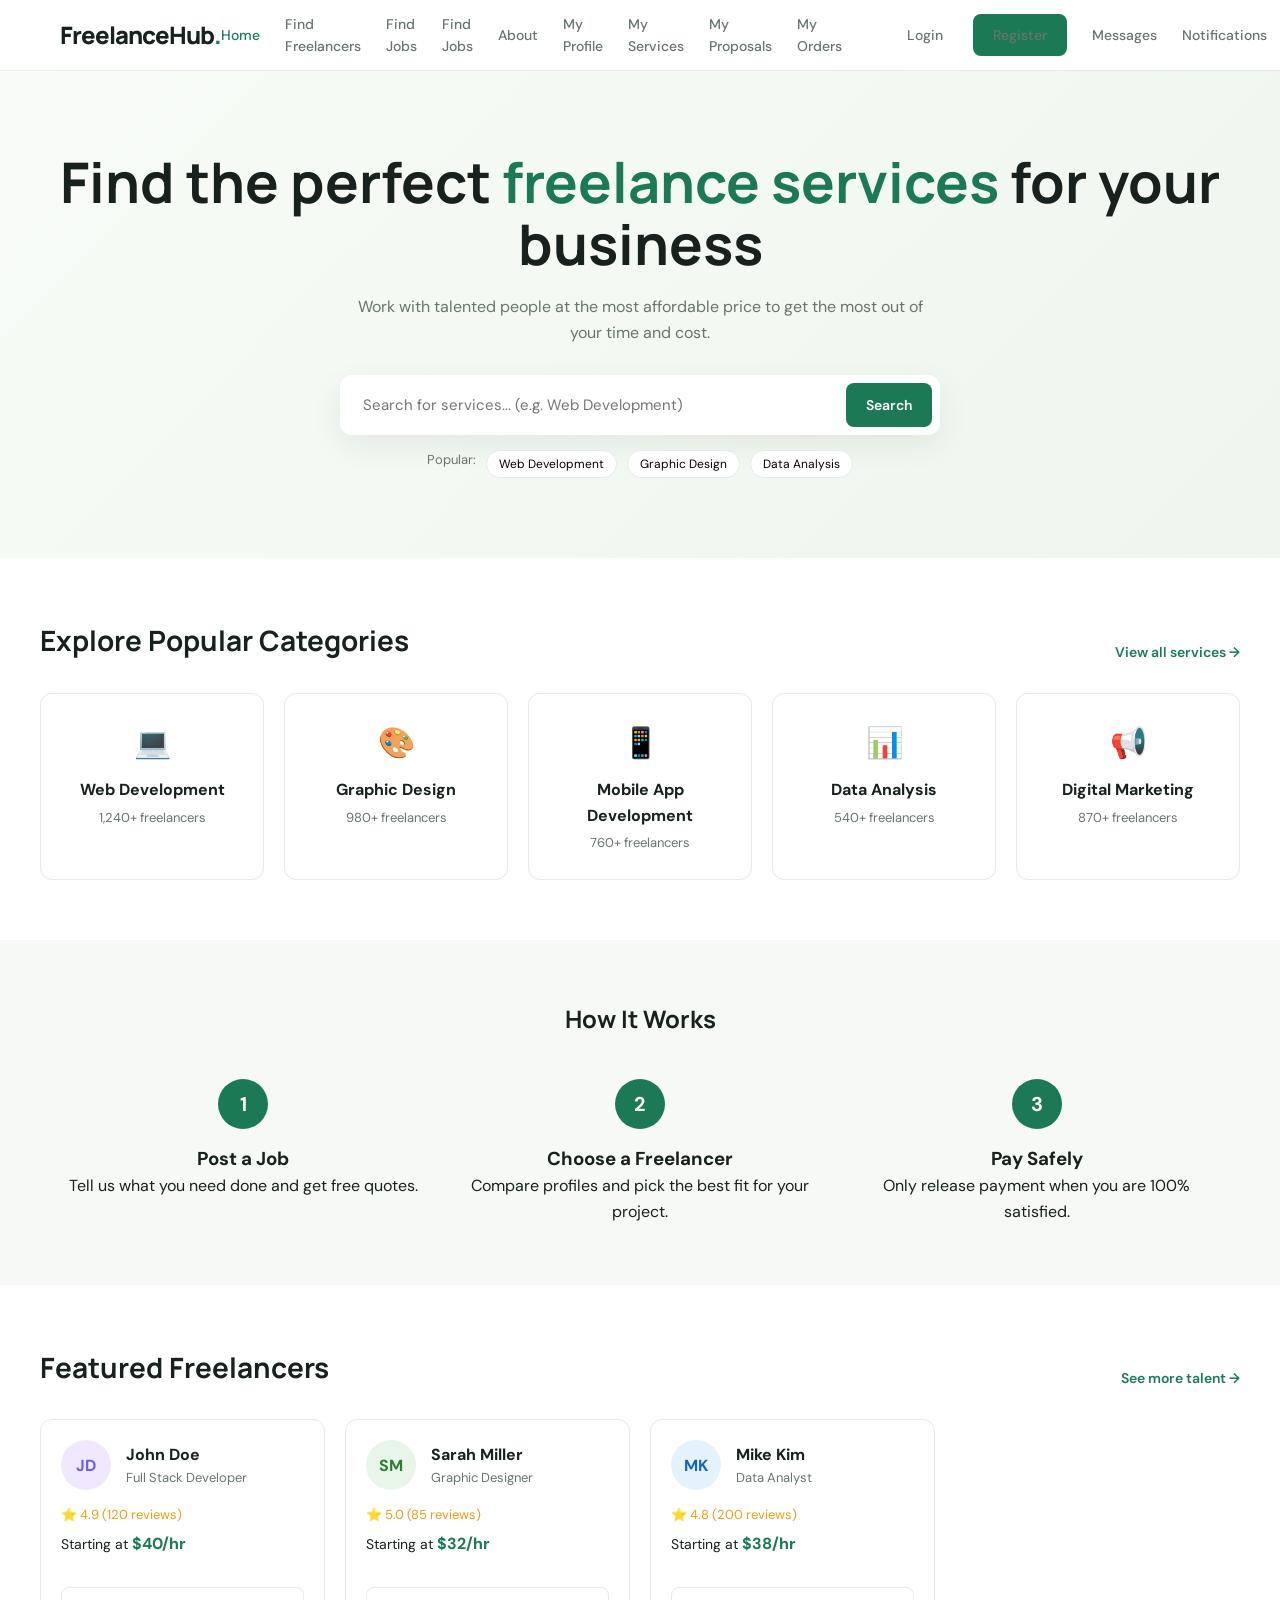
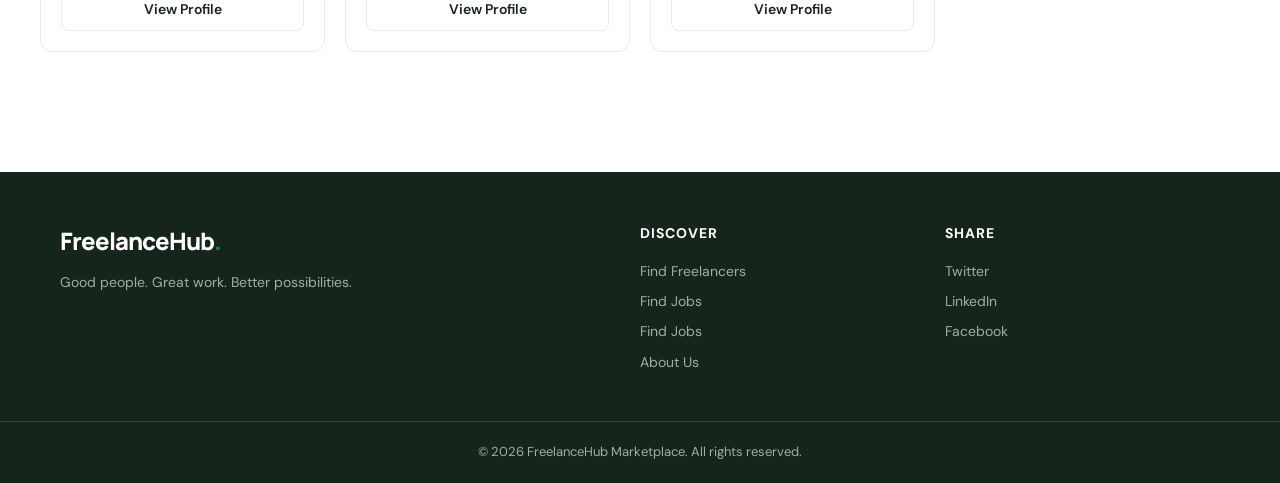
<file: FreelanceHub_Week6/FreelanceHub_Week6/index.html>
<!DOCTYPE html>
<html lang="en">
<head>
  <meta charset="UTF-8">
  <meta name="viewport" content="width=device-width, initial-scale=1.0">
  <title>FreelanceHub — Find Top Freelancers</title>
  <link rel="stylesheet" href="freelance.css">
  <link href="https://fonts.googleapis.com/css2?family=DM+Sans:wght@400;500;700&family=Manrope:wght@600;800&display=swap" rel="stylesheet">
</head>
<body>
  <!-- NAVIGATION BAR -->
  <header class="navbar">
    <div class="container nav-container">
      <a href="index.html" class="logo">FreelanceHub<span>.</span></a>
      <nav class="nav-links" id="navLinks">
        <a href="index.html" class="active">Home</a>
        <a href="freelancers.html">Find Freelancers</a>
        <a href="jobs.html">Find Jobs</a>
        <a href="#">Find Jobs</a>
        <a href="about.html">About</a>
        <a href="profile.html">My Profile</a>
        <a href="my-services.html">My Services</a>
        <a href="my-proposals.html">My Proposals</a><a href="orders.html">My Orders</a>
        <div class="auth-buttons">
          <a href="#" class="btn btn-ghost">Login</a>
          <a href="#" class="btn btn-primary">Register</a>
        </div>
      <a href="messages.html">Messages</a><a href="notifications.html">Notifications</a><a href="reviews.html">Reviews</a></nav>
      <button class="menu-toggle" id="menuToggle">☰</button>
    </div>
  </header>

  <main>
    <!-- HERO SECTION -->
    <section class="hero">
      <div class="container hero-content">
        <h1>Find the perfect <span>freelance services</span> for your business</h1>
        <p>Work with talented people at the most affordable price to get the most out of your time and cost.</p>
        
        <!-- SEARCH BAR -->
        <form class="search-bar" id="searchForm">
          <input type="text" id="searchInput" placeholder="Search for services... (e.g. Web Development)">
          <button type="submit" class="btn btn-primary">Search</button>
        </form>
        <div class="popular-searches">
          <span>Popular:</span>
          <button data-search="Web Development">Web Development</button>
          <button data-search="Graphic Design">Graphic Design</button>
          <button data-search="Data Analysis">Data Analysis</button>
        </div>
      </div>
    </section>

    <!-- POPULAR CATEGORIES -->
    <section class="section container">
      <div class="section-heading">
        <h2>Explore Popular Categories</h2>
        <a href="freelancers.html" class="text-link">View all services →</a>
      </div>
      <div class="category-grid">
        <a href="freelancers.html?category=Web%20Development" class="category-card">
          <span class="cat-icon">💻</span>
          <h3>Web Development</h3>
          <p>1,240+ freelancers</p>
        </a>
        <a href="freelancers.html?category=Graphic%20Design" class="category-card">
          <span class="cat-icon">🎨</span>
          <h3>Graphic Design</h3>
          <p>980+ freelancers</p>
        </a>
        <a href="freelancers.html?category=Mobile%20App" class="category-card">
          <span class="cat-icon">📱</span>
          <h3>Mobile App Development</h3>
          <p>760+ freelancers</p>
        </a>
        <a href="freelancers.html?category=Data%20Analysis" class="category-card">
          <span class="cat-icon">📊</span>
          <h3>Data Analysis</h3>
          <p>540+ freelancers</p>
        </a>
        <a href="freelancers.html?category=Digital%20Marketing" class="category-card">
          <span class="cat-icon">📢</span>
          <h3>Digital Marketing</h3>
          <p>870+ freelancers</p>
        </a>
      </div>
    </section>

    <!-- HOW IT WORKS -->
    <section class="section how-it-works">
      <div class="container">
        <h2>How It Works</h2>
        <div class="steps-grid">
          <div class="step">
            <div class="step-number">1</div>
            <h3>Post a Job</h3>
            <p>Tell us what you need done and get free quotes.</p>
          </div>
          <div class="step">
            <div class="step-number">2</div>
            <h3>Choose a Freelancer</h3>
            <p>Compare profiles and pick the best fit for your project.</p>
          </div>
          <div class="step">
            <div class="step-number">3</div>
            <h3>Pay Safely</h3>
            <p>Only release payment when you are 100% satisfied.</p>
          </div>
        </div>
      </div>
    </section>

    <!-- FREELANCER PREVIEW CARDS -->
    <section class="section container">
      <div class="section-heading">
        <h2>Featured Freelancers</h2>
        <a href="freelancers.html" class="text-link">See more talent →</a>
      </div>
      <div class="freelancer-grid">
        <!-- Card 1 -->
        <div class="freelancer-card">
          <div class="card-header">
            <div class="avatar">JD</div>
            <div>
              <h3>John Doe</h3>
              <p>Full Stack Developer</p>
            </div>
          </div>
          <div class="card-body">
            <p class="rating">⭐ 4.9 (120 reviews)</p>
            <p class="price">Starting at <strong>$40/hr</strong></p>
          </div>
          <a href="freelancers.html" class="btn btn-outline">View Profile</a>
        </div>
        <!-- Card 2 -->
        <div class="freelancer-card">
          <div class="card-header">
            <div class="avatar" style="background: #e8f5e9; color: #2e7d32;">SM</div>
            <div>
              <h3>Sarah Miller</h3>
              <p>Graphic Designer</p>
            </div>
          </div>
          <div class="card-body">
            <p class="rating">⭐ 5.0 (85 reviews)</p>
            <p class="price">Starting at <strong>$32/hr</strong></p>
          </div>
          <a href="freelancers.html" class="btn btn-outline">View Profile</a>
        </div>
        <!-- Card 3 -->
        <div class="freelancer-card">
          <div class="card-header">
            <div class="avatar" style="background: #e3f2fd; color: #1565c0;">MK</div>
            <div>
              <h3>Mike Kim</h3>
              <p>Data Analyst</p>
            </div>
          </div>
          <div class="card-body">
            <p class="rating">⭐ 4.8 (200 reviews)</p>
            <p class="price">Starting at <strong>$38/hr</strong></p>
          </div>
          <a href="freelancers.html" class="btn btn-outline">View Profile</a>
        </div>
      </div>
    </section>
  </main>

  <!-- FOOTER -->
  <footer class="footer">
    <div class="container footer-content">
      <div class="footer-brand">
        <a href="index.html" class="logo">FreelanceHub<span>.</span></a>
        <p>Good people. Great work. Better possibilities.</p>
      </div>
      <div class="footer-links">
        <h4>Discover</h4>
        <a href="freelancers.html">Find Freelancers</a>
        <a href="jobs.html">Find Jobs</a>
        <a href="#">Find Jobs</a>
        <a href="about.html">About Us</a>
      </div>
      <div class="footer-social">
        <h4>Share</h4>
        <a href="#" class="social-link">Twitter</a>
        <a href="#" class="social-link">LinkedIn</a>
        <a href="#" class="social-link">Facebook</a>
      </div>
    </div>
    <div class="footer-bottom">
      <p>&copy; 2026 FreelanceHub Marketplace. All rights reserved.</p>
    </div>
  </footer>

  <script src="freelance.js"></script>
</body>
</html>
</file>
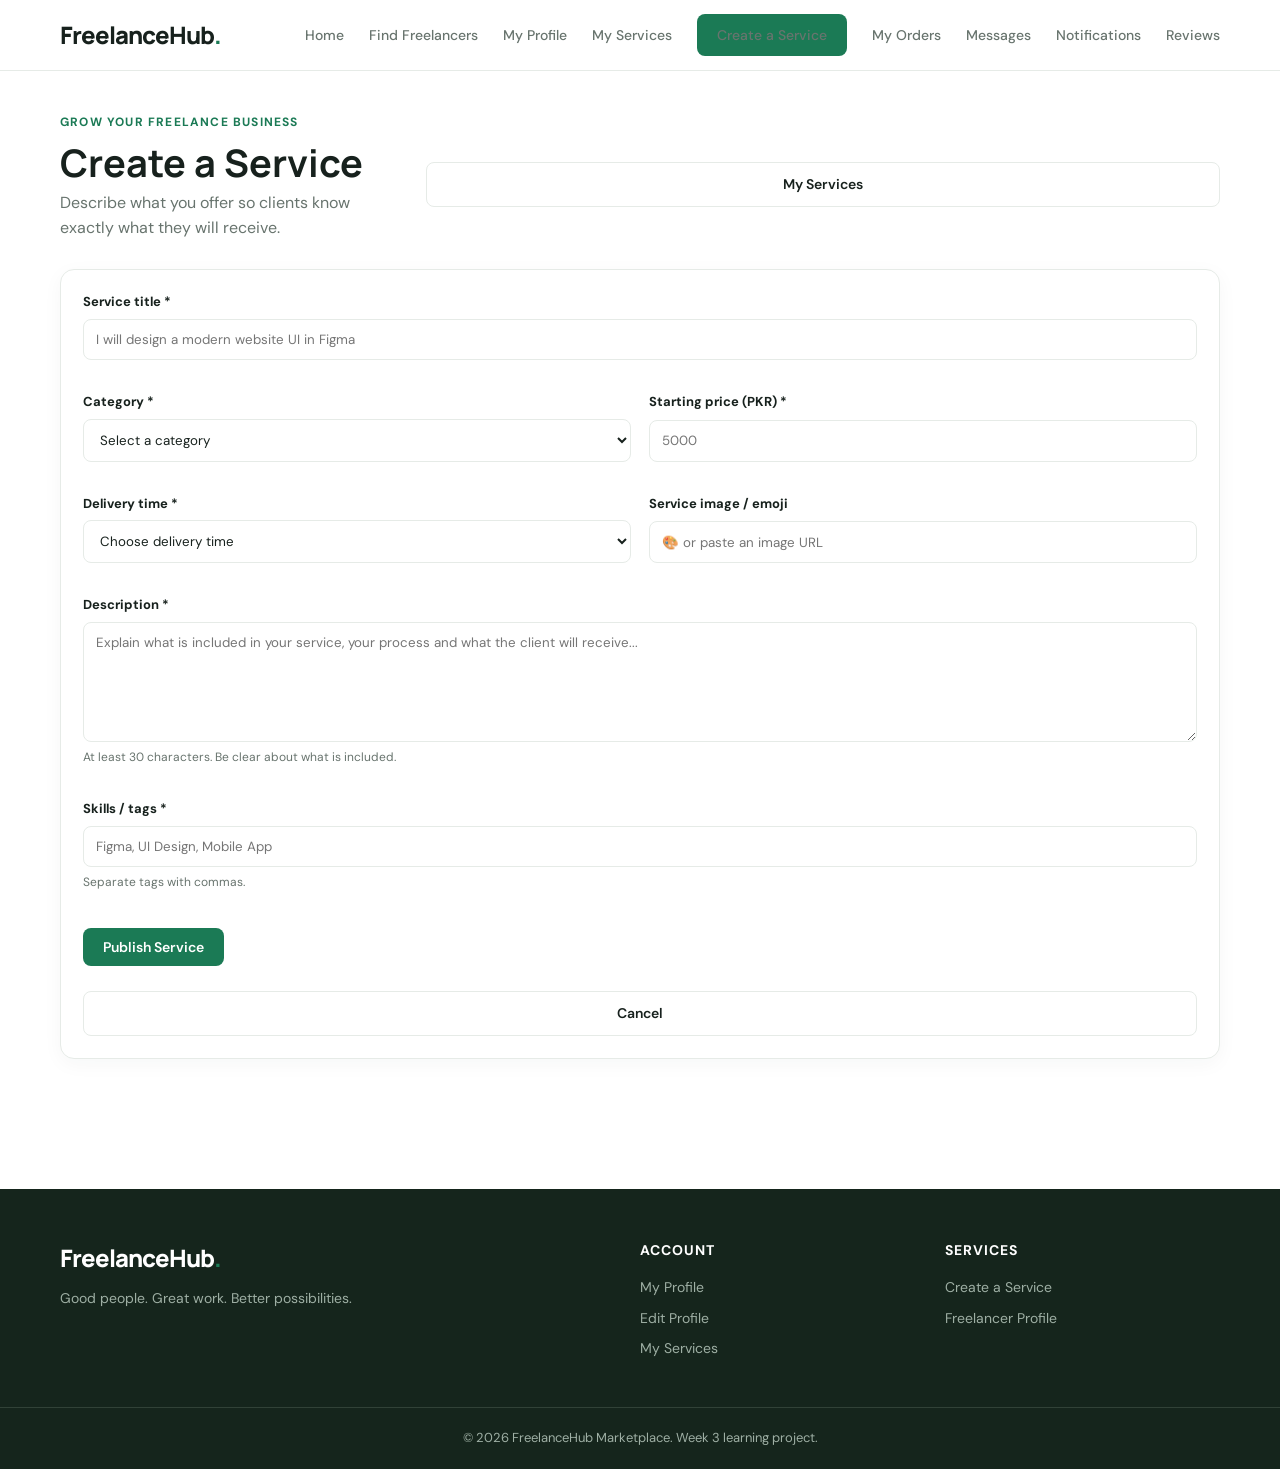
<file: FreelanceHub_Week6/FreelanceHub_Week6/create-service.html>
<!DOCTYPE html><html lang="en"><head><meta charset="UTF-8"><meta name="viewport" content="width=device-width, initial-scale=1.0"><title>Create a Service | FreelanceHub</title><link rel="stylesheet" href="freelance.css"><link href="https://fonts.googleapis.com/css2?family=DM+Sans:wght@400;500;700&family=Manrope:wght@600;800&display=swap" rel="stylesheet"></head><body>
<header class="navbar"><div class="container nav-container">
<a href="index.html" class="logo">FreelanceHub<span>.</span></a>
<nav class="nav-links" id="navLinks">
<a href="index.html">Home</a><a href="freelancers.html">Find Freelancers</a>
<a href="profile.html">My Profile</a><a href="my-services.html">My Services</a>
<a href="create-service.html" class="btn btn-primary">Create a Service</a>
<a href="orders.html">My Orders</a><a href="messages.html">Messages</a><a href="notifications.html">Notifications</a><a href="reviews.html">Reviews</a></nav><button class="menu-toggle" id="menuToggle" aria-label="Toggle navigation">☰</button>
</div></header>
<main class="page-wrap">
<div class="page-heading"><div><p class="eyebrow">Grow your freelance business</p><h1>Create a Service</h1><p class="muted">Describe what you offer so clients know exactly what they will receive.</p></div><a class="btn btn-outline" href="my-services.html">My Services</a></div>
<form class="panel" id="serviceForm" novalidate><div id="serviceFormMessage"></div><input type="hidden" id="serviceId">
<div class="form-grid">
<div class="field full"><label for="serviceTitle">Service title *</label><input id="serviceTitle" required maxlength="100" placeholder="I will design a modern website UI in Figma"></div>
<div class="field"><label for="serviceCategory">Category *</label><select id="serviceCategory" required><option value="">Select a category</option><option>Web Development</option><option>Graphic Design</option><option>UI/UX Design</option><option>Mobile App Development</option><option>Digital Marketing</option><option>Data Analysis</option><option>Writing & Translation</option></select></div>
<div class="field"><label for="servicePrice">Starting price (PKR) *</label><input id="servicePrice" type="number" min="500" max="1000000" required placeholder="5000"></div>
<div class="field"><label for="deliveryTime">Delivery time *</label><select id="deliveryTime" required><option value="">Choose delivery time</option><option>1 day</option><option>2 days</option><option>3 days</option><option>5 days</option><option>7 days</option><option>14 days</option></select></div>
<div class="field"><label for="serviceImage">Service image / emoji</label><input id="serviceImage" maxlength="80" placeholder="🎨 or paste an image URL"></div>
<div class="field full"><label for="serviceDescription">Description *</label><textarea id="serviceDescription" required minlength="30" maxlength="1200" placeholder="Explain what is included in your service, your process and what the client will receive..."></textarea><span class="help-text">At least 30 characters. Be clear about what is included.</span></div>
<div class="field full"><label for="serviceTags">Skills / tags *</label><input id="serviceTags" required placeholder="Figma, UI Design, Mobile App"><span class="help-text">Separate tags with commas.</span></div>
</div><div class="form-actions"><button class="btn btn-primary" type="submit" id="serviceSubmit">Publish Service</button><a class="btn btn-outline" href="my-services.html">Cancel</a></div></form>
</main>
<footer class="footer"><div class="container footer-content">
<div class="footer-brand"><a href="index.html" class="logo">FreelanceHub<span>.</span></a><p>Good people. Great work. Better possibilities.</p></div>
<div class="footer-links"><h4>Account</h4><a href="profile.html">My Profile</a><a href="edit-profile.html">Edit Profile</a><a href="my-services.html">My Services</a></div>
<div class="footer-social"><h4>Services</h4><a href="create-service.html">Create a Service</a><a href="freelancer-profile.html">Freelancer Profile</a></div>
</div><div class="footer-bottom"><p>© 2026 FreelanceHub Marketplace. Week 3 learning project.</p></div></footer>
<div class="toast" id="toast" role="status" aria-live="polite"></div>
<script src="freelance.js"></script>
</body></html>
</file>
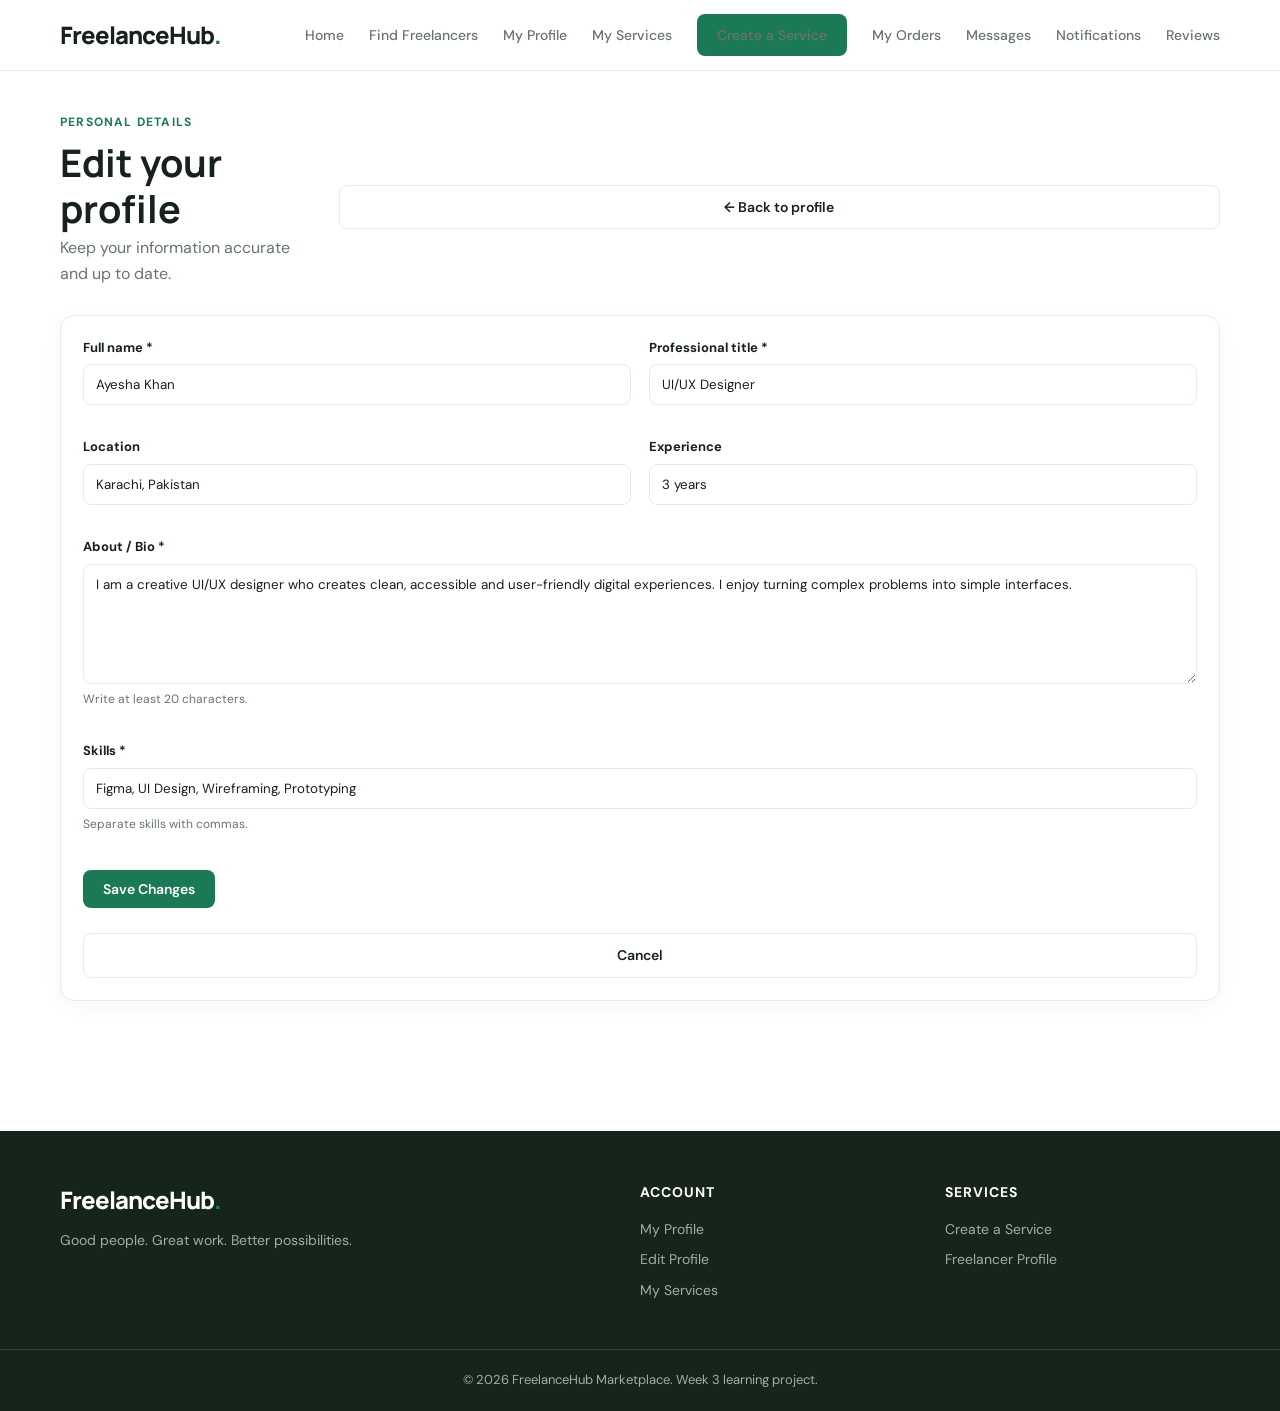
<file: FreelanceHub_Week6/FreelanceHub_Week6/edit-profile.html>
<!DOCTYPE html><html lang="en"><head><meta charset="UTF-8"><meta name="viewport" content="width=device-width, initial-scale=1.0"><title>Edit Profile | FreelanceHub</title><link rel="stylesheet" href="freelance.css"><link href="https://fonts.googleapis.com/css2?family=DM+Sans:wght@400;500;700&family=Manrope:wght@600;800&display=swap" rel="stylesheet"></head><body>
<header class="navbar"><div class="container nav-container">
<a href="index.html" class="logo">FreelanceHub<span>.</span></a>
<nav class="nav-links" id="navLinks">
<a href="index.html">Home</a><a href="freelancers.html">Find Freelancers</a>
<a href="profile.html">My Profile</a><a href="my-services.html">My Services</a>
<a href="create-service.html" class="btn btn-primary">Create a Service</a>
<a href="orders.html">My Orders</a><a href="messages.html">Messages</a><a href="notifications.html">Notifications</a><a href="reviews.html">Reviews</a></nav><button class="menu-toggle" id="menuToggle" aria-label="Toggle navigation">☰</button>
</div></header>
<main class="page-wrap">
<div class="page-heading"><div><p class="eyebrow">Personal details</p><h1>Edit your profile</h1><p class="muted">Keep your information accurate and up to date.</p></div><a class="btn btn-outline" href="profile.html">← Back to profile</a></div>
<form class="panel" id="profileForm" novalidate><div id="profileFormMessage"></div><div class="form-grid">
<div class="field"><label for="fullName">Full name *</label><input id="fullName" name="fullName" required maxlength="60" placeholder="e.g. Ayesha Khan"></div>
<div class="field"><label for="professionalTitle">Professional title *</label><input id="professionalTitle" name="professionalTitle" required maxlength="80" placeholder="e.g. UI/UX Designer"></div>
<div class="field"><label for="location">Location</label><input id="location" name="location" placeholder="Karachi, Pakistan"></div>
<div class="field"><label for="experience">Experience</label><input id="experience" name="experience" placeholder="e.g. 3 years"></div>
<div class="field full"><label for="bio">About / Bio *</label><textarea id="bio" name="bio" required minlength="20" maxlength="600" placeholder="Tell clients about your experience and strengths..."></textarea><span class="help-text">Write at least 20 characters.</span></div>
<div class="field full"><label for="skills">Skills *</label><input id="skills" name="skills" required placeholder="Figma, UI Design, Prototyping"><span class="help-text">Separate skills with commas.</span></div>
</div><div class="form-actions"><button class="btn btn-primary" type="submit">Save Changes</button><a class="btn btn-outline" href="profile.html">Cancel</a></div></form>
</main>
<footer class="footer"><div class="container footer-content">
<div class="footer-brand"><a href="index.html" class="logo">FreelanceHub<span>.</span></a><p>Good people. Great work. Better possibilities.</p></div>
<div class="footer-links"><h4>Account</h4><a href="profile.html">My Profile</a><a href="edit-profile.html">Edit Profile</a><a href="my-services.html">My Services</a></div>
<div class="footer-social"><h4>Services</h4><a href="create-service.html">Create a Service</a><a href="freelancer-profile.html">Freelancer Profile</a></div>
</div><div class="footer-bottom"><p>© 2026 FreelanceHub Marketplace. Week 3 learning project.</p></div></footer>
<div class="toast" id="toast" role="status" aria-live="polite"></div>
<script src="freelance.js"></script>
</body></html>
</file>
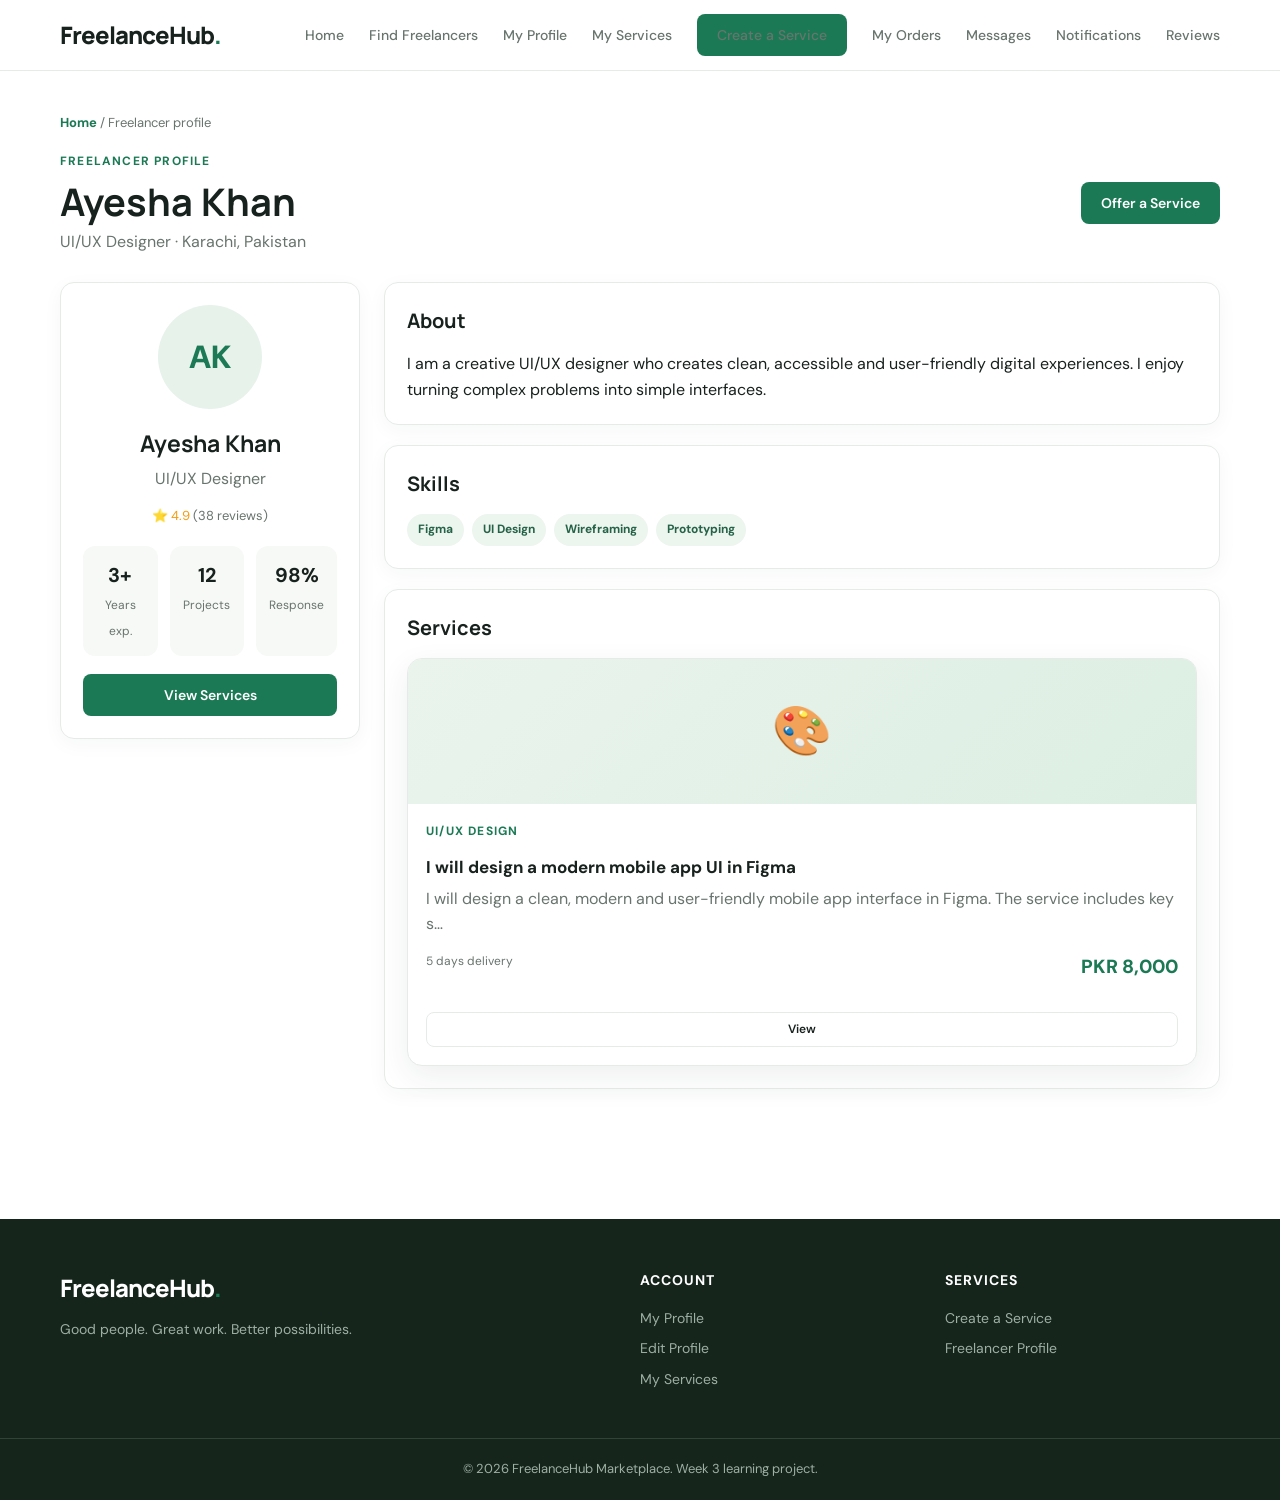
<file: FreelanceHub_Week6/FreelanceHub_Week6/freelancer-profile.html>
<!DOCTYPE html><html lang="en"><head><meta charset="UTF-8"><meta name="viewport" content="width=device-width, initial-scale=1.0"><title>Freelancer Profile | FreelanceHub</title><link rel="stylesheet" href="freelance.css"><link href="https://fonts.googleapis.com/css2?family=DM+Sans:wght@400;500;700&family=Manrope:wght@600;800&display=swap" rel="stylesheet"></head><body>
<header class="navbar"><div class="container nav-container">
<a href="index.html" class="logo">FreelanceHub<span>.</span></a>
<nav class="nav-links" id="navLinks">
<a href="index.html">Home</a><a href="freelancers.html">Find Freelancers</a>
<a href="profile.html">My Profile</a><a href="my-services.html">My Services</a>
<a href="create-service.html" class="btn btn-primary">Create a Service</a>
<a href="orders.html">My Orders</a><a href="messages.html">Messages</a><a href="notifications.html">Notifications</a><a href="reviews.html">Reviews</a></nav><button class="menu-toggle" id="menuToggle" aria-label="Toggle navigation">☰</button>
</div></header>
<main class="page-wrap">
<div class="breadcrumb"><a class="inline-link" href="index.html">Home</a> / Freelancer profile</div>
<div class="page-heading"><div><p class="eyebrow">Freelancer profile</p><h1 id="publicName">Ayesha Khan</h1><p class="muted" id="publicTitle">UI/UX Designer · Karachi, Pakistan</p></div><a class="btn btn-primary" href="create-service.html">Offer a Service</a></div>
<div class="profile-layout"><aside class="panel profile-card"><div class="avatar-large" id="publicInitials">AK</div><h2 id="publicNameSide">Ayesha Khan</h2><p class="role" id="publicTitleSide">UI/UX Designer</p><p class="rating">⭐ 4.9 <span class="muted">(38 reviews)</span></p><div class="stats"><div class="stat"><strong>3+</strong><span>Years exp.</span></div><div class="stat"><strong>12</strong><span>Projects</span></div><div class="stat"><strong>98%</strong><span>Response</span></div></div><a class="btn btn-primary" style="width:100%;margin-top:18px" href="my-services.html">View Services</a></aside>
<div class="content-stack"><section class="panel"><h2 class="section-title">About</h2><p id="publicBio">I create clear, thoughtful and accessible digital experiences for web and mobile products. My process combines user research, interaction design and prototyping.</p></section>
<section class="panel"><h2 class="section-title">Skills</h2><div class="pill-row" id="publicSkills"><span class="pill">Figma</span><span class="pill">Wireframing</span><span class="pill">Prototyping</span></div></section>
<section class="panel"><h2 class="section-title">Services</h2><div id="publicServices"></div></section></div></div>
</main>
<footer class="footer"><div class="container footer-content">
<div class="footer-brand"><a href="index.html" class="logo">FreelanceHub<span>.</span></a><p>Good people. Great work. Better possibilities.</p></div>
<div class="footer-links"><h4>Account</h4><a href="profile.html">My Profile</a><a href="edit-profile.html">Edit Profile</a><a href="my-services.html">My Services</a></div>
<div class="footer-social"><h4>Services</h4><a href="create-service.html">Create a Service</a><a href="freelancer-profile.html">Freelancer Profile</a></div>
</div><div class="footer-bottom"><p>© 2026 FreelanceHub Marketplace. Week 3 learning project.</p></div></footer>
<div class="toast" id="toast" role="status" aria-live="polite"></div>
<script src="freelance.js"></script>
</body></html>
</file>
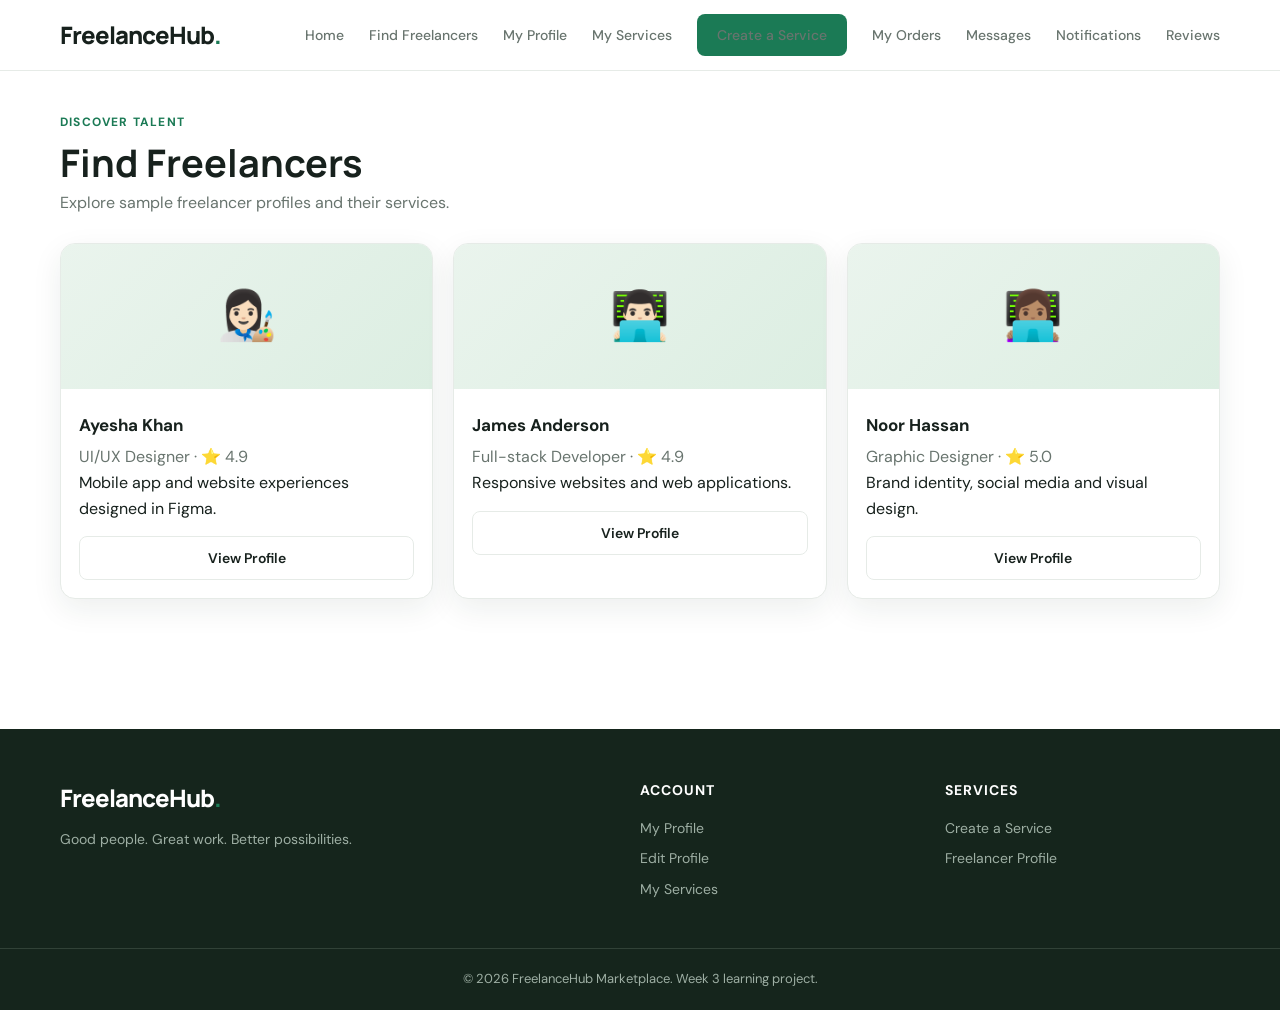
<file: FreelanceHub_Week6/FreelanceHub_Week6/freelancers.html>
<!DOCTYPE html><html lang="en"><head><meta charset="UTF-8"><meta name="viewport" content="width=device-width, initial-scale=1.0"><title>Find Freelancers | FreelanceHub</title><link rel="stylesheet" href="freelance.css"><link href="https://fonts.googleapis.com/css2?family=DM+Sans:wght@400;500;700&family=Manrope:wght@600;800&display=swap" rel="stylesheet"></head><body>
<header class="navbar"><div class="container nav-container">
<a href="index.html" class="logo">FreelanceHub<span>.</span></a>
<nav class="nav-links" id="navLinks">
<a href="index.html">Home</a><a href="freelancers.html">Find Freelancers</a>
<a href="profile.html">My Profile</a><a href="my-services.html">My Services</a>
<a href="create-service.html" class="btn btn-primary">Create a Service</a>
<a href="orders.html">My Orders</a><a href="messages.html">Messages</a><a href="notifications.html">Notifications</a><a href="reviews.html">Reviews</a></nav><button class="menu-toggle" id="menuToggle" aria-label="Toggle navigation">☰</button>
</div></header>
<main class="page-wrap">
<div class="page-heading"><div><p class="eyebrow">Discover talent</p><h1>Find Freelancers</h1><p class="muted">Explore sample freelancer profiles and their services.</p></div></div>
<div class="service-grid">
<article class="service-card"><div class="service-art">👩🏻‍🎨</div><div class="service-card-body"><h3>Ayesha Khan</h3><p class="muted">UI/UX Designer · ⭐ 4.9</p><p>Mobile app and website experiences designed in Figma.</p><a class="btn btn-outline" href="freelancer-profile.html">View Profile</a></div></article>
<article class="service-card"><div class="service-art">👨🏻‍💻</div><div class="service-card-body"><h3>James Anderson</h3><p class="muted">Full-stack Developer · ⭐ 4.9</p><p>Responsive websites and web applications.</p><a class="btn btn-outline" href="freelancer-profile.html">View Profile</a></div></article>
<article class="service-card"><div class="service-art">👩🏽‍💻</div><div class="service-card-body"><h3>Noor Hassan</h3><p class="muted">Graphic Designer · ⭐ 5.0</p><p>Brand identity, social media and visual design.</p><a class="btn btn-outline" href="freelancer-profile.html">View Profile</a></div></article>
</div>
</main>
<footer class="footer"><div class="container footer-content">
<div class="footer-brand"><a href="index.html" class="logo">FreelanceHub<span>.</span></a><p>Good people. Great work. Better possibilities.</p></div>
<div class="footer-links"><h4>Account</h4><a href="profile.html">My Profile</a><a href="edit-profile.html">Edit Profile</a><a href="my-services.html">My Services</a></div>
<div class="footer-social"><h4>Services</h4><a href="create-service.html">Create a Service</a><a href="freelancer-profile.html">Freelancer Profile</a></div>
</div><div class="footer-bottom"><p>© 2026 FreelanceHub Marketplace. Week 3 learning project.</p></div></footer>
<div class="toast" id="toast" role="status" aria-live="polite"></div>
<script src="freelance.js"></script>
</body></html>
</file>
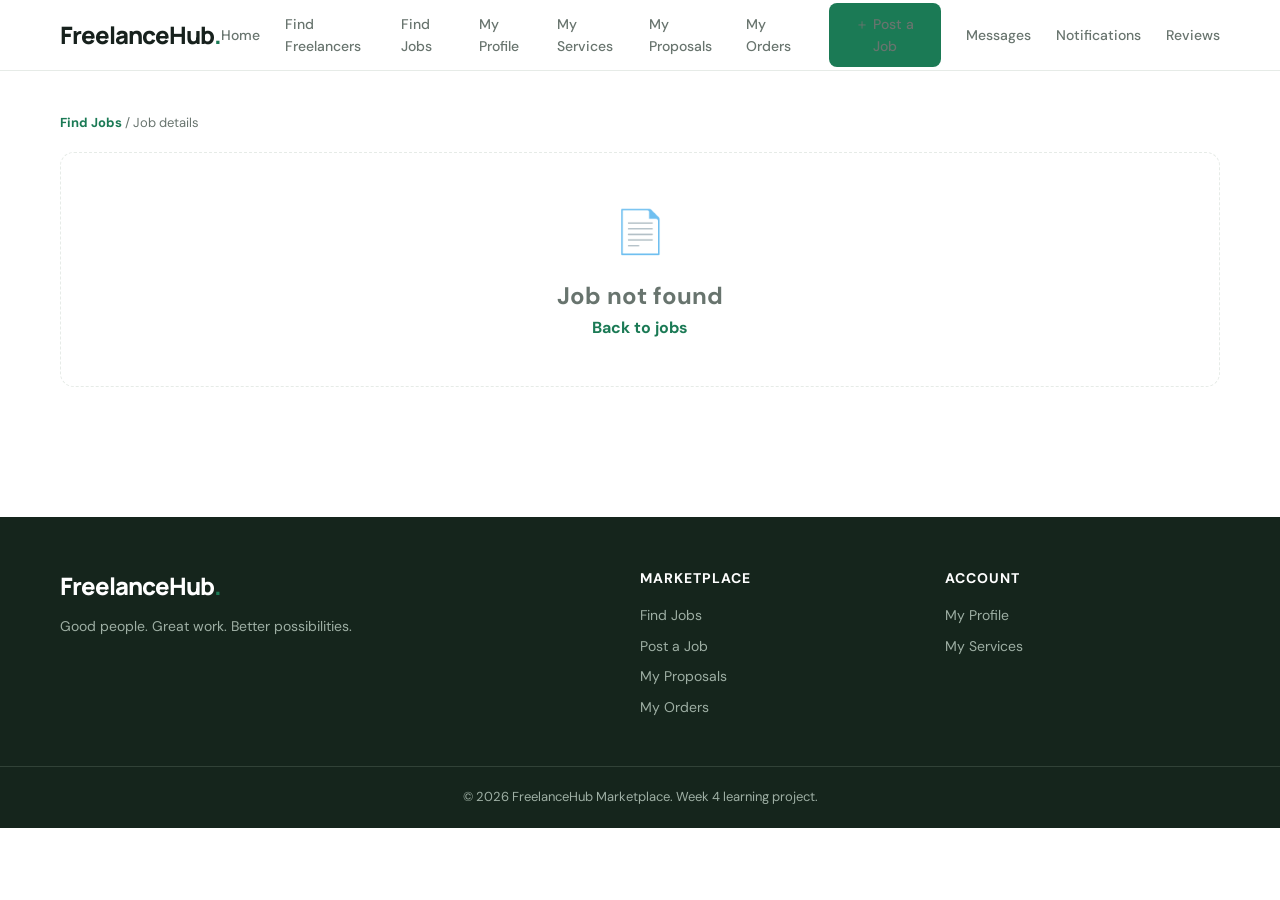
<file: FreelanceHub_Week6/FreelanceHub_Week6/job-details.html>
<!DOCTYPE html><html lang="en"><head><meta charset="UTF-8"><meta name="viewport" content="width=device-width, initial-scale=1.0"><title>Job Details | FreelanceHub</title><link rel="stylesheet" href="freelance.css"><link href="https://fonts.googleapis.com/css2?family=DM+Sans:wght@400;500;700&family=Manrope:wght@600;800&display=swap" rel="stylesheet"></head><body>
<header class="navbar"><div class="container nav-container">
<a href="index.html" class="logo">FreelanceHub<span>.</span></a>
<nav class="nav-links" id="navLinks">
<a href="index.html">Home</a><a href="freelancers.html">Find Freelancers</a>
<a href="jobs.html">Find Jobs</a><a href="profile.html">My Profile</a>
<a href="my-services.html">My Services</a><a href="my-proposals.html">My Proposals</a><a href="orders.html">My Orders</a>
<a href="post-job.html" class="btn btn-primary">＋ Post a Job</a>
<a href="messages.html">Messages</a><a href="notifications.html">Notifications</a><a href="reviews.html">Reviews</a></nav><button class="menu-toggle" id="menuToggle" aria-label="Toggle navigation">☰</button>
</div></header>
<main class="page-wrap">
<div class="breadcrumb"><a class="inline-link" href="jobs.html">Find Jobs</a> / Job details</div><div id="jobDetails"></div>
</main>
<footer class="footer"><div class="container footer-content">
<div class="footer-brand"><a href="index.html" class="logo">FreelanceHub<span>.</span></a><p>Good people. Great work. Better possibilities.</p></div>
<div class="footer-links"><h4>Marketplace</h4><a href="jobs.html">Find Jobs</a><a href="post-job.html">Post a Job</a><a href="my-proposals.html">My Proposals</a><a href="orders.html">My Orders</a></div>
<div class="footer-social"><h4>Account</h4><a href="profile.html">My Profile</a><a href="my-services.html">My Services</a></div>
</div><div class="footer-bottom"><p>© 2026 FreelanceHub Marketplace. Week 4 learning project.</p></div></footer>
<div class="toast" id="toast" role="status" aria-live="polite"></div><script src="freelance.js"></script>
</body></html>
</file>
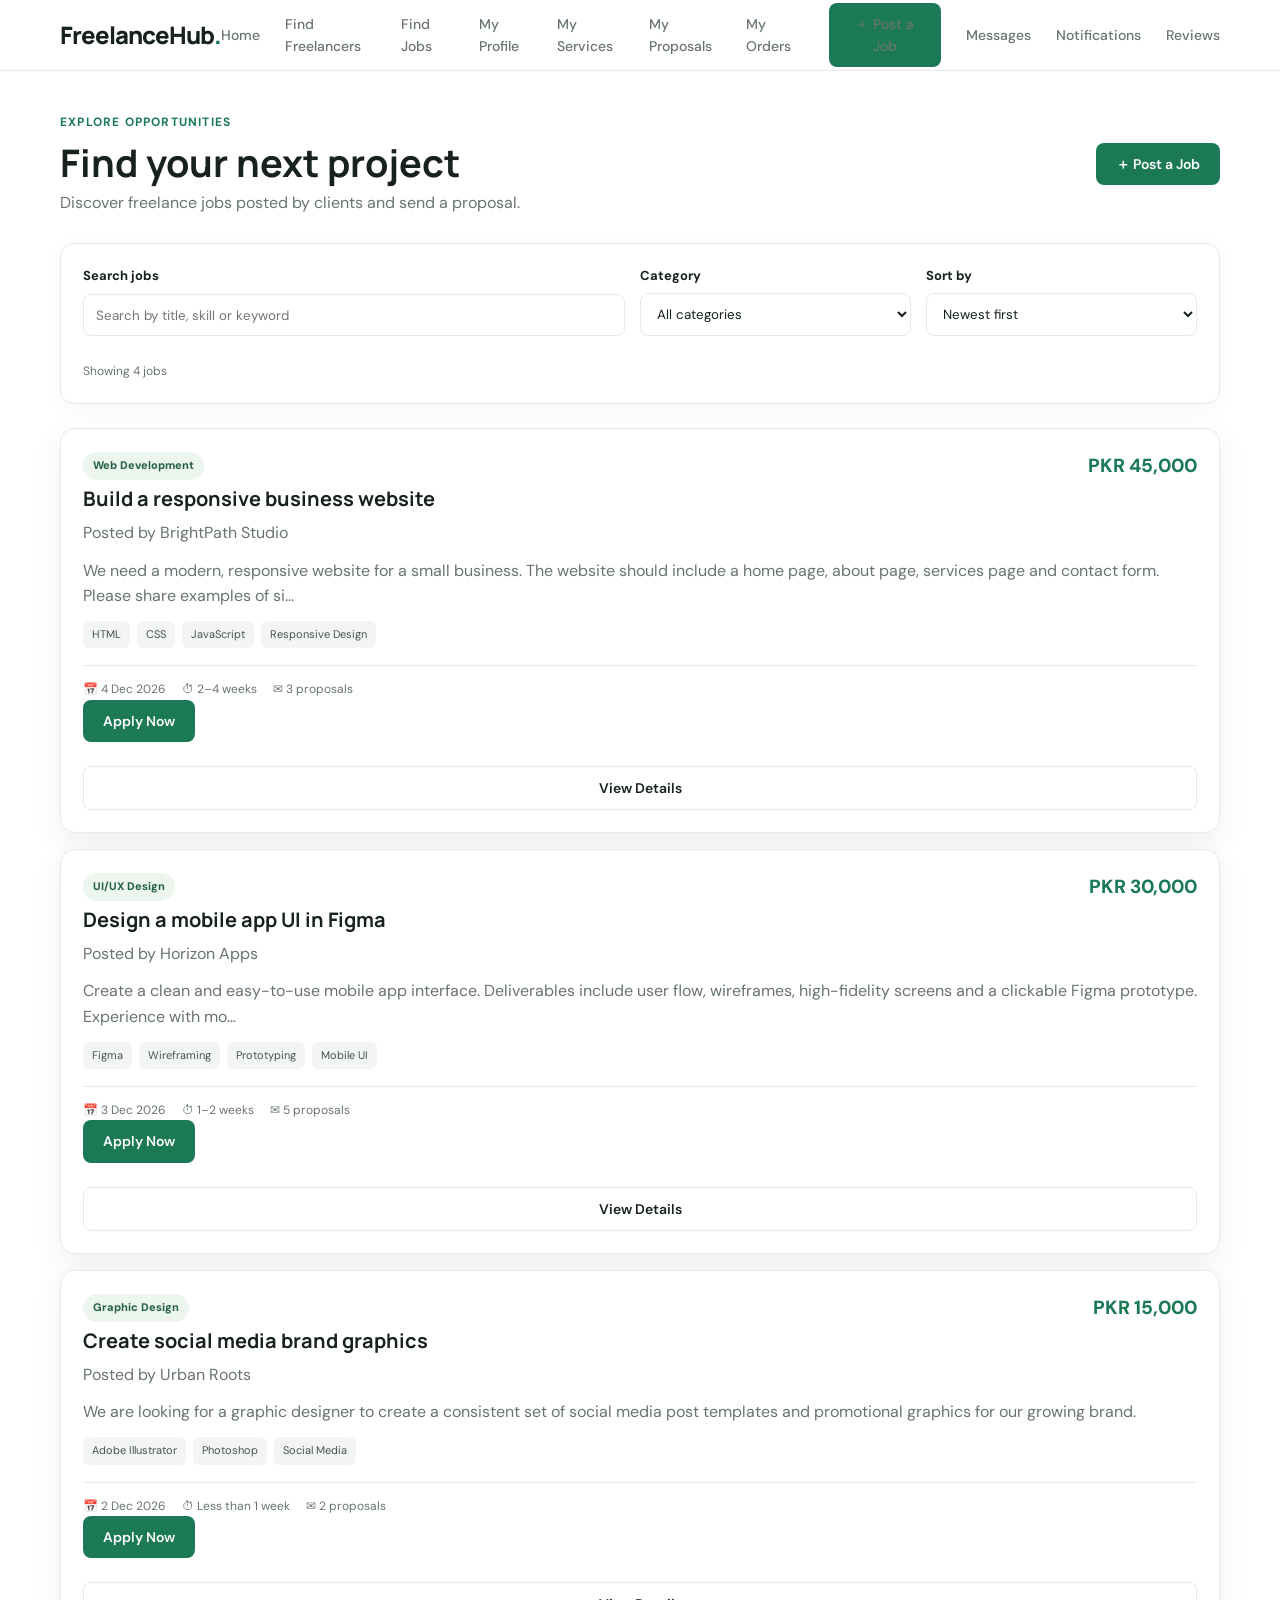
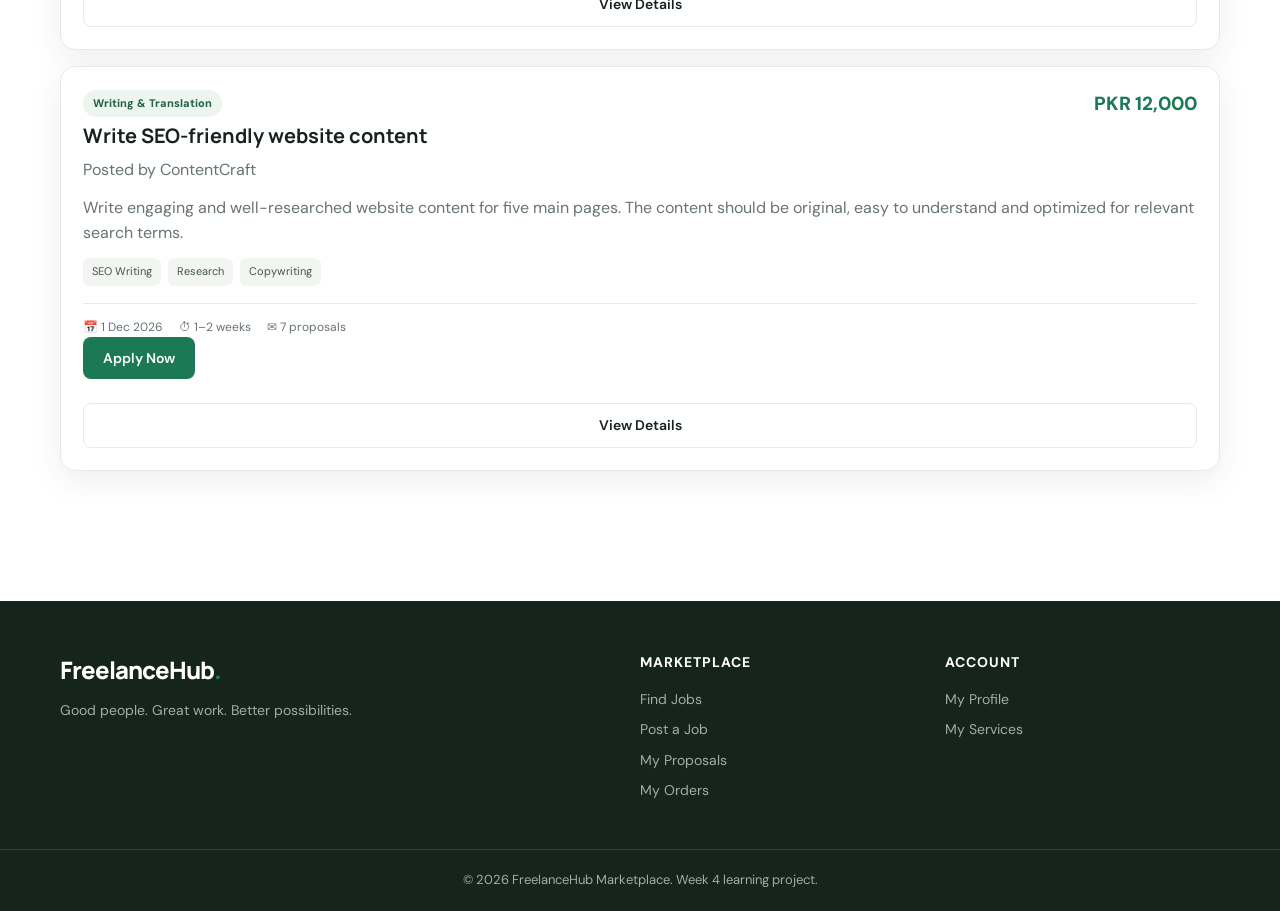
<file: FreelanceHub_Week6/FreelanceHub_Week6/jobs.html>
<!DOCTYPE html><html lang="en"><head><meta charset="UTF-8"><meta name="viewport" content="width=device-width, initial-scale=1.0"><title>Find Jobs | FreelanceHub</title><link rel="stylesheet" href="freelance.css"><link href="https://fonts.googleapis.com/css2?family=DM+Sans:wght@400;500;700&family=Manrope:wght@600;800&display=swap" rel="stylesheet"></head><body>
<header class="navbar"><div class="container nav-container">
<a href="index.html" class="logo">FreelanceHub<span>.</span></a>
<nav class="nav-links" id="navLinks">
<a href="index.html">Home</a><a href="freelancers.html">Find Freelancers</a>
<a href="jobs.html">Find Jobs</a><a href="profile.html">My Profile</a>
<a href="my-services.html">My Services</a><a href="my-proposals.html">My Proposals</a><a href="orders.html">My Orders</a>
<a href="post-job.html" class="btn btn-primary">＋ Post a Job</a>
<a href="messages.html">Messages</a><a href="notifications.html">Notifications</a><a href="reviews.html">Reviews</a></nav><button class="menu-toggle" id="menuToggle" aria-label="Toggle navigation">☰</button>
</div></header>
<main class="page-wrap">
<div class="page-heading"><div><p class="eyebrow">Explore opportunities</p><h1>Find your next project</h1><p class="muted">Discover freelance jobs posted by clients and send a proposal.</p></div><a class="btn btn-primary" href="post-job.html">＋ Post a Job</a></div>
<section class="panel job-search-panel"><div class="job-filter-grid">
<div class="field"><label for="jobSearch">Search jobs</label><input id="jobSearch" type="search" placeholder="Search by title, skill or keyword"></div>
<div class="field"><label for="jobCategory">Category</label><select id="jobCategory"><option value="">All categories</option><option>Web Development</option><option>UI/UX Design</option><option>Graphic Design</option><option>Mobile App Development</option><option>Digital Marketing</option><option>Writing & Translation</option><option>Data Analysis</option></select></div>
<div class="field"><label for="jobSort">Sort by</label><select id="jobSort"><option value="newest">Newest first</option><option value="budget-high">Budget: high to low</option><option value="budget-low">Budget: low to high</option></select></div>
</div><p class="help-text" id="jobResultsCount" style="margin-top:12px">Showing available jobs</p></section>
<div id="jobListings" class="job-list"></div>
</main>
<footer class="footer"><div class="container footer-content">
<div class="footer-brand"><a href="index.html" class="logo">FreelanceHub<span>.</span></a><p>Good people. Great work. Better possibilities.</p></div>
<div class="footer-links"><h4>Marketplace</h4><a href="jobs.html">Find Jobs</a><a href="post-job.html">Post a Job</a><a href="my-proposals.html">My Proposals</a><a href="orders.html">My Orders</a></div>
<div class="footer-social"><h4>Account</h4><a href="profile.html">My Profile</a><a href="my-services.html">My Services</a></div>
</div><div class="footer-bottom"><p>© 2026 FreelanceHub Marketplace. Week 4 learning project.</p></div></footer>
<div class="toast" id="toast" role="status" aria-live="polite"></div><script src="freelance.js"></script>
</body></html>
</file>
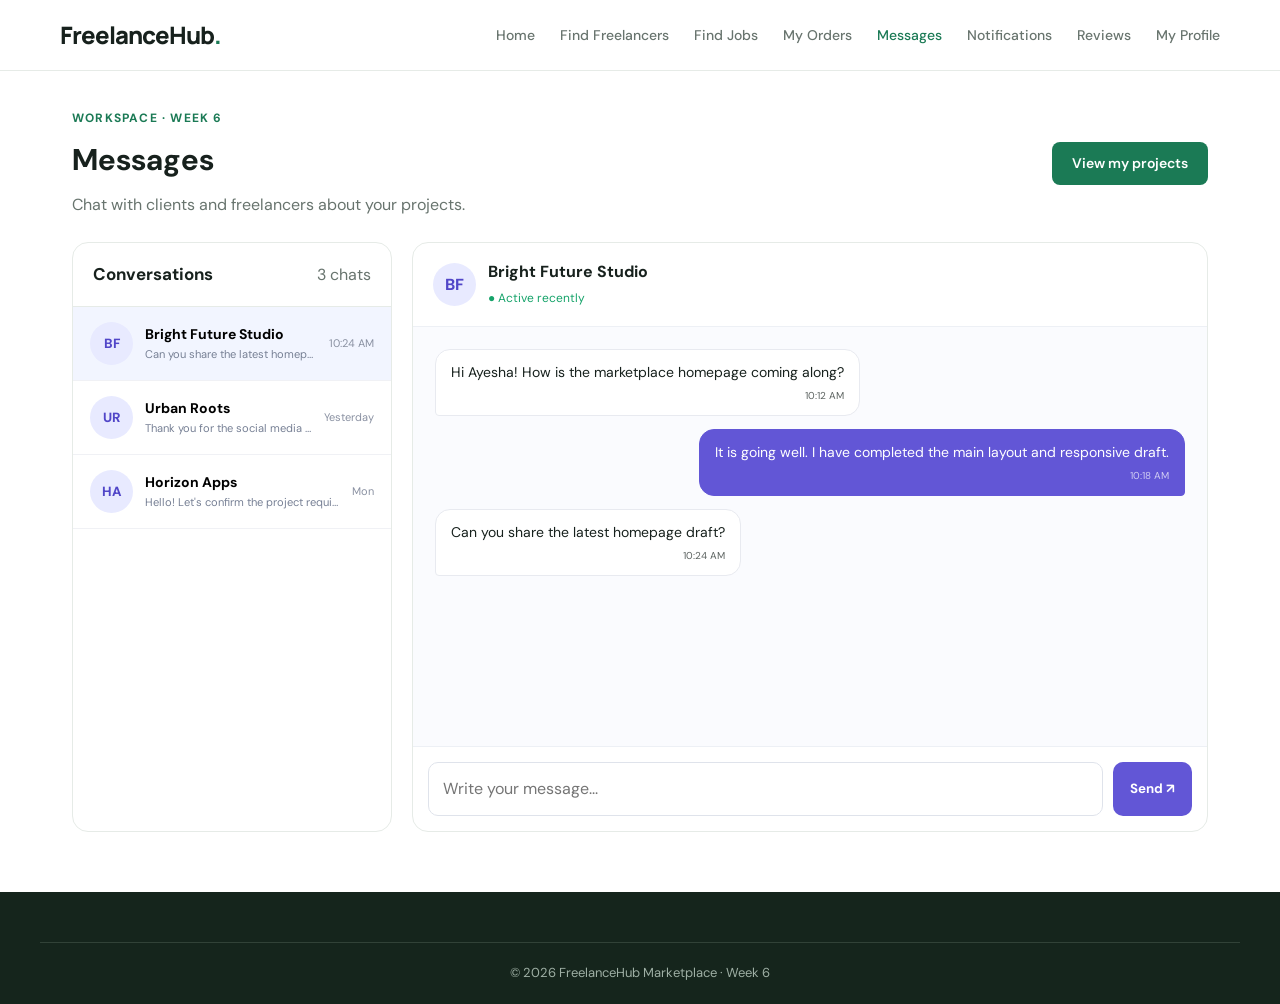
<file: FreelanceHub_Week6/FreelanceHub_Week6/messages.html>
<!doctype html>
<html lang="en"><head><meta charset="utf-8"><meta name="viewport" content="width=device-width,initial-scale=1"><title>Messages | FreelanceHub</title><link rel="stylesheet" href="freelance.css"><link href="https://fonts.googleapis.com/css2?family=DM+Sans:wght@400;500;700&family=Manrope:wght@600;800&display=swap" rel="stylesheet"></head>
<body><header class="navbar"><div class="container nav-container"><a href="index.html" class="logo">FreelanceHub<span>.</span></a><nav class="nav-links" id="navLinks"><a href="index.html">Home</a><a href="freelancers.html">Find Freelancers</a><a href="jobs.html">Find Jobs</a><a href="orders.html">My Orders</a><a href="messages.html" class="active">Messages</a><a href="notifications.html">Notifications</a><a href="reviews.html">Reviews</a><a href="profile.html">My Profile</a></nav><button class="menu-toggle" id="menuToggle" aria-label="Toggle navigation">☰</button></div></header>
<main class="w6-wrap"><div class="w6-heading"><div><p class="eyebrow">Workspace · Week 6</p><h1>Messages</h1><p class="w6-muted">Chat with clients and freelancers about your projects.</p></div><a class="btn btn-primary" href="orders.html">View my projects</a></div>
<div class="w6-layout"><section class="w6-panel"><div class="w6-panel-head"><h2>Conversations</h2><span class="w6-muted" id="conversationCount">3 chats</span></div><div id="conversationList"></div></section>
<section class="w6-panel w6-chat"><div class="w6-chat-head"><div class="w6-avatar" id="chatAvatar">BF</div><div><strong id="chatName">Bright Future Studio</strong><span class="w6-online">● Active recently</span></div></div><div class="w6-messages" id="chatMessages" aria-live="polite"></div><form class="w6-chat-form" id="messageForm"><input id="messageInput" maxlength="500" placeholder="Write your message..." autocomplete="off" required><button class="w6-btn" type="submit">Send ↗</button></form></section></div></main>
<footer class="footer"><div class="container footer-bottom"><p>© 2026 FreelanceHub Marketplace · Week 6</p></div></footer><div class="w6-toast" id="w6Toast" role="status"></div><script src="freelance.js"></script></body></html>
</file>
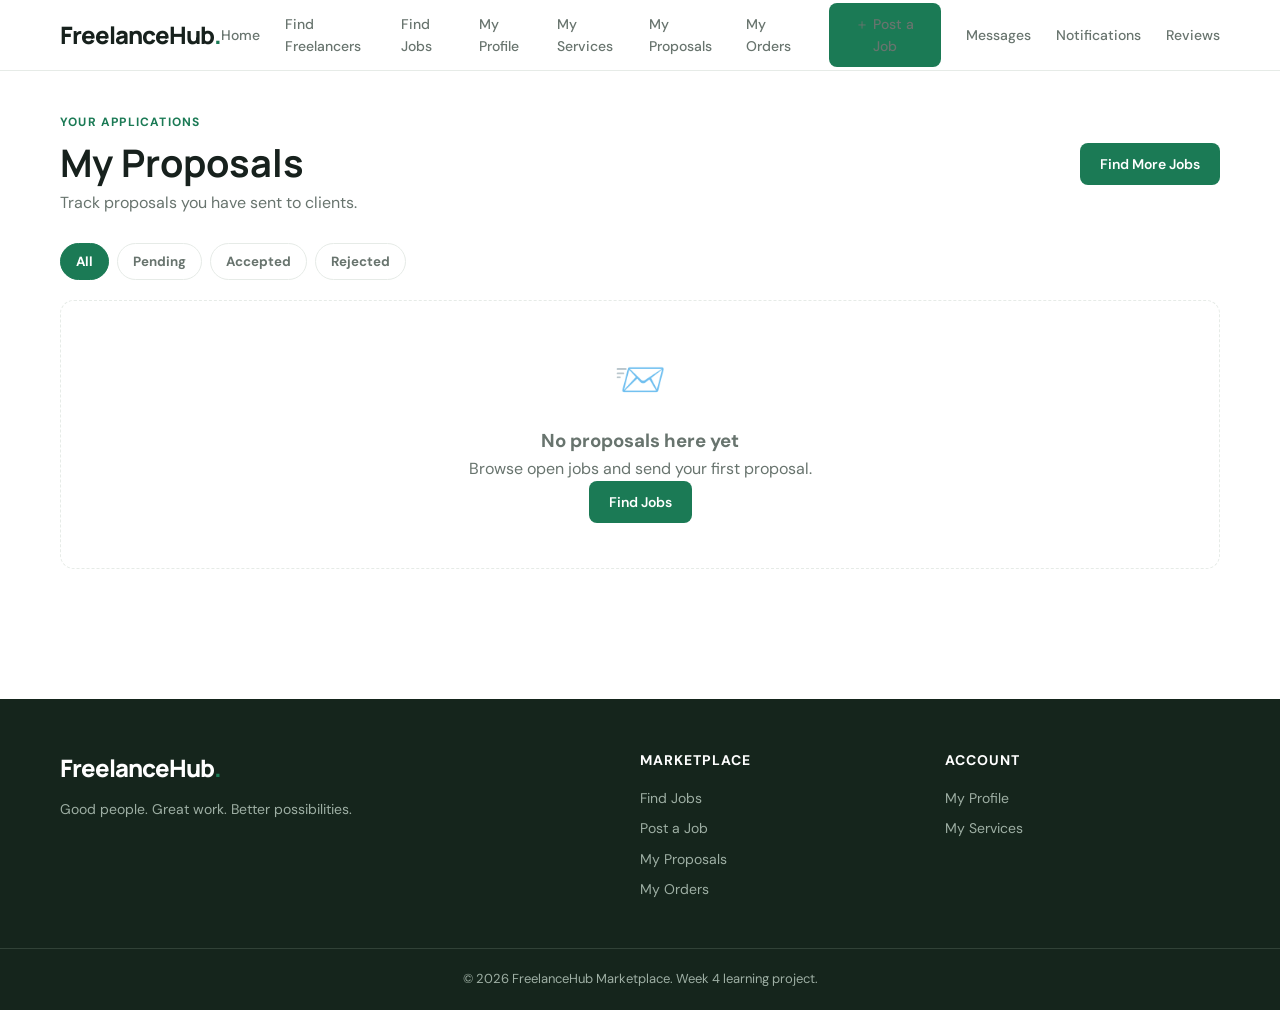
<file: FreelanceHub_Week6/FreelanceHub_Week6/my-proposals.html>
<!DOCTYPE html><html lang="en"><head><meta charset="UTF-8"><meta name="viewport" content="width=device-width, initial-scale=1.0"><title>My Proposals | FreelanceHub</title><link rel="stylesheet" href="freelance.css"><link href="https://fonts.googleapis.com/css2?family=DM+Sans:wght@400;500;700&family=Manrope:wght@600;800&display=swap" rel="stylesheet"></head><body>
<header class="navbar"><div class="container nav-container">
<a href="index.html" class="logo">FreelanceHub<span>.</span></a>
<nav class="nav-links" id="navLinks">
<a href="index.html">Home</a><a href="freelancers.html">Find Freelancers</a>
<a href="jobs.html">Find Jobs</a><a href="profile.html">My Profile</a>
<a href="my-services.html">My Services</a><a href="my-proposals.html">My Proposals</a><a href="orders.html">My Orders</a>
<a href="post-job.html" class="btn btn-primary">＋ Post a Job</a>
<a href="messages.html">Messages</a><a href="notifications.html">Notifications</a><a href="reviews.html">Reviews</a></nav><button class="menu-toggle" id="menuToggle" aria-label="Toggle navigation">☰</button>
</div></header>
<main class="page-wrap">
<div class="page-heading"><div><p class="eyebrow">Your applications</p><h1>My Proposals</h1><p class="muted">Track proposals you have sent to clients.</p></div><a class="btn btn-primary" href="jobs.html">Find More Jobs</a></div>
<div class="proposal-tabs" role="group" aria-label="Filter proposals"><button class="proposal-tab active" data-status="All">All</button><button class="proposal-tab" data-status="Pending">Pending</button><button class="proposal-tab" data-status="Accepted">Accepted</button><button class="proposal-tab" data-status="Rejected">Rejected</button></div>
<div id="myProposalsList" class="proposal-list"></div>
</main>
<footer class="footer"><div class="container footer-content">
<div class="footer-brand"><a href="index.html" class="logo">FreelanceHub<span>.</span></a><p>Good people. Great work. Better possibilities.</p></div>
<div class="footer-links"><h4>Marketplace</h4><a href="jobs.html">Find Jobs</a><a href="post-job.html">Post a Job</a><a href="my-proposals.html">My Proposals</a><a href="orders.html">My Orders</a></div>
<div class="footer-social"><h4>Account</h4><a href="profile.html">My Profile</a><a href="my-services.html">My Services</a></div>
</div><div class="footer-bottom"><p>© 2026 FreelanceHub Marketplace. Week 4 learning project.</p></div></footer>
<div class="toast" id="toast" role="status" aria-live="polite"></div><script src="freelance.js"></script>
</body></html>
</file>
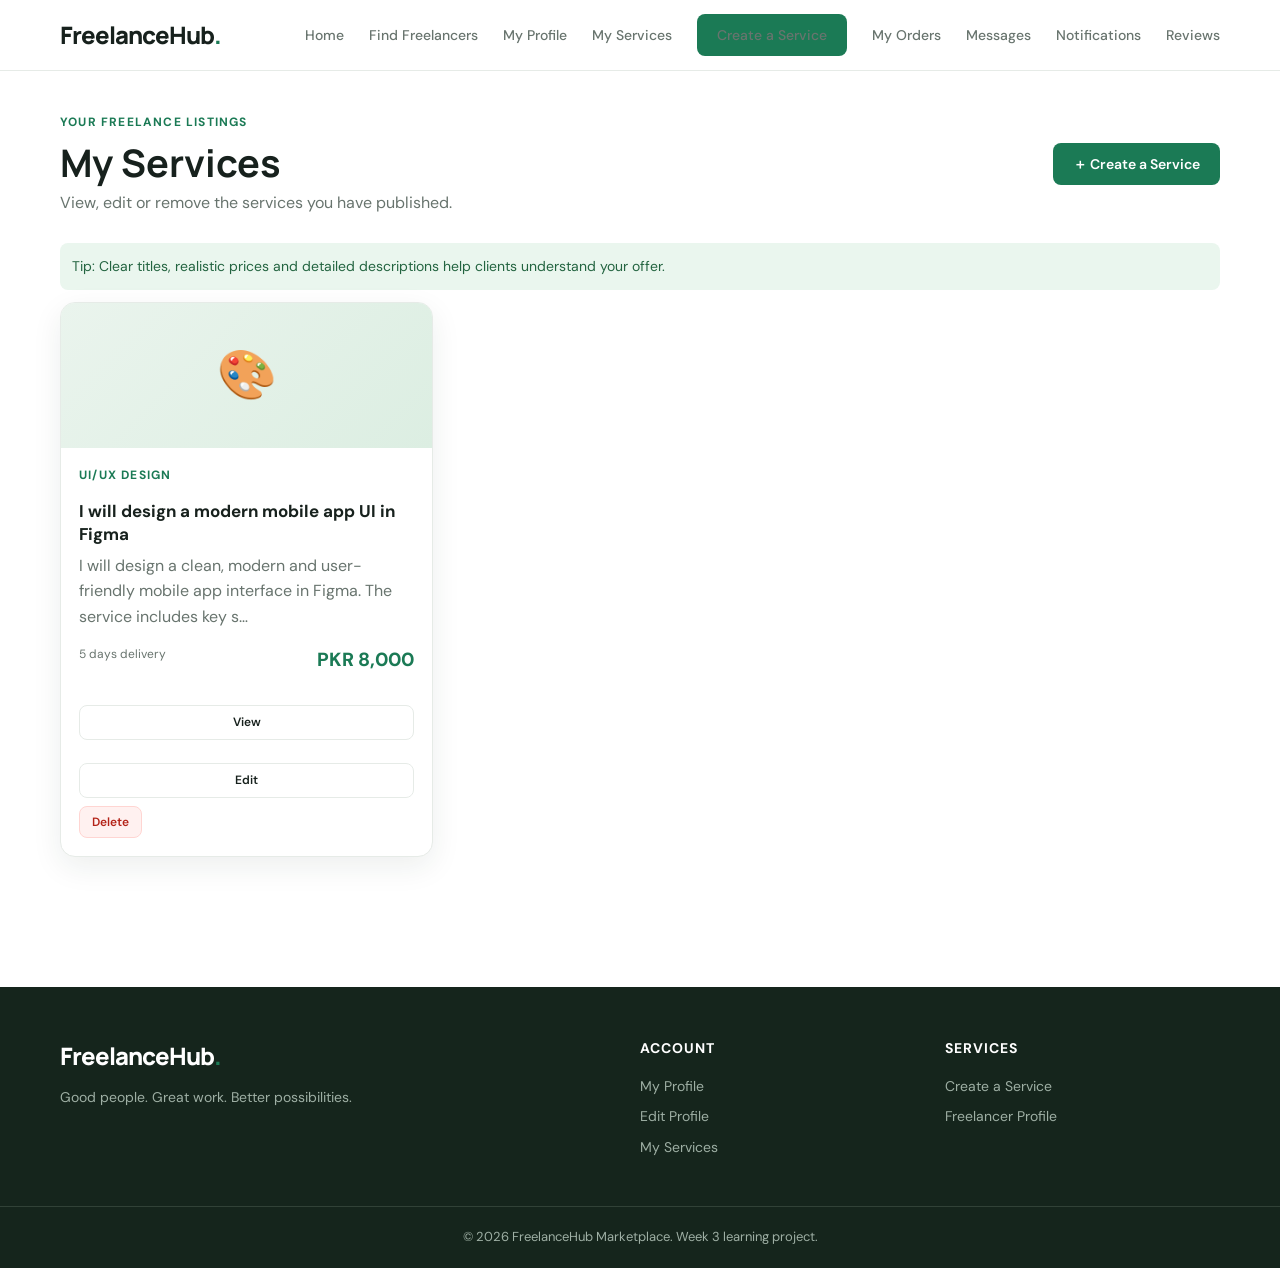
<file: FreelanceHub_Week6/FreelanceHub_Week6/my-services.html>
<!DOCTYPE html><html lang="en"><head><meta charset="UTF-8"><meta name="viewport" content="width=device-width, initial-scale=1.0"><title>My Services | FreelanceHub</title><link rel="stylesheet" href="freelance.css"><link href="https://fonts.googleapis.com/css2?family=DM+Sans:wght@400;500;700&family=Manrope:wght@600;800&display=swap" rel="stylesheet"></head><body>
<header class="navbar"><div class="container nav-container">
<a href="index.html" class="logo">FreelanceHub<span>.</span></a>
<nav class="nav-links" id="navLinks">
<a href="index.html">Home</a><a href="freelancers.html">Find Freelancers</a>
<a href="profile.html">My Profile</a><a href="my-services.html">My Services</a>
<a href="create-service.html" class="btn btn-primary">Create a Service</a>
<a href="orders.html">My Orders</a><a href="messages.html">Messages</a><a href="notifications.html">Notifications</a><a href="reviews.html">Reviews</a></nav><button class="menu-toggle" id="menuToggle" aria-label="Toggle navigation">☰</button>
</div></header>
<main class="page-wrap">
<div class="page-heading"><div><p class="eyebrow">Your freelance listings</p><h1>My Services</h1><p class="muted">View, edit or remove the services you have published.</p></div><a class="btn btn-primary" href="create-service.html">＋ Create a Service</a></div>
<div class="notice">Tip: Clear titles, realistic prices and detailed descriptions help clients understand your offer.</div>
<div id="myServicesList" class="service-grid"></div>
</main>
<footer class="footer"><div class="container footer-content">
<div class="footer-brand"><a href="index.html" class="logo">FreelanceHub<span>.</span></a><p>Good people. Great work. Better possibilities.</p></div>
<div class="footer-links"><h4>Account</h4><a href="profile.html">My Profile</a><a href="edit-profile.html">Edit Profile</a><a href="my-services.html">My Services</a></div>
<div class="footer-social"><h4>Services</h4><a href="create-service.html">Create a Service</a><a href="freelancer-profile.html">Freelancer Profile</a></div>
</div><div class="footer-bottom"><p>© 2026 FreelanceHub Marketplace. Week 3 learning project.</p></div></footer>
<div class="toast" id="toast" role="status" aria-live="polite"></div>
<script src="freelance.js"></script>
</body></html>
</file>
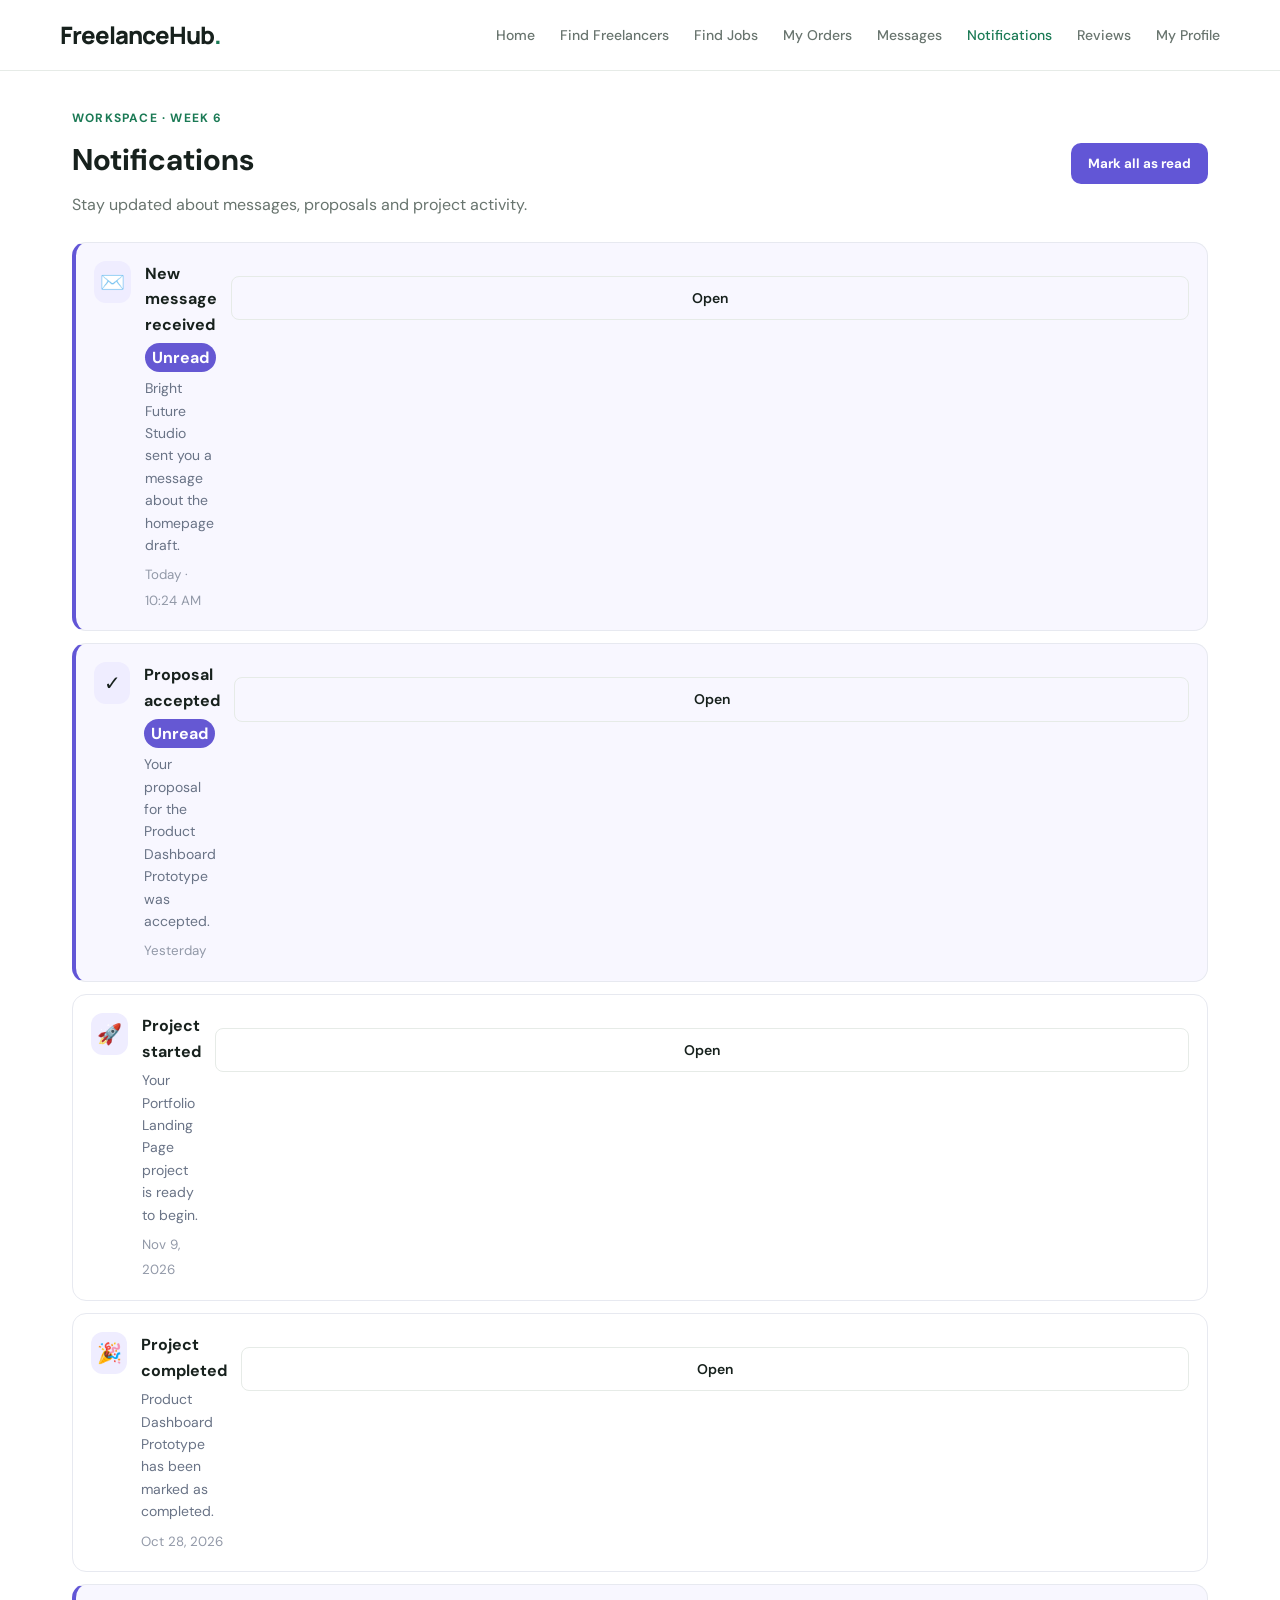
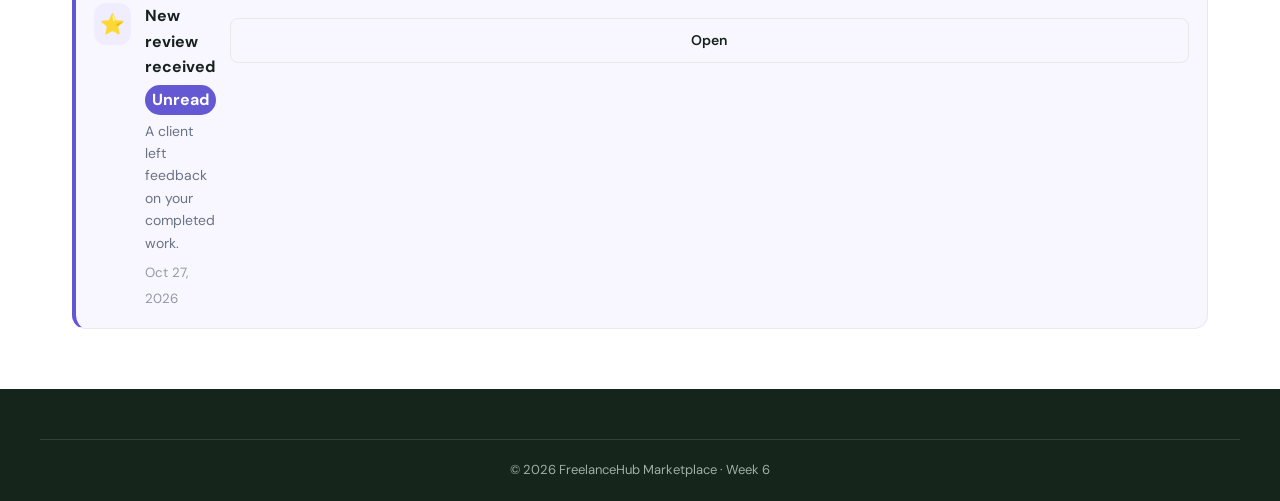
<file: FreelanceHub_Week6/FreelanceHub_Week6/notifications.html>
<!doctype html>
<html lang="en"><head><meta charset="utf-8"><meta name="viewport" content="width=device-width,initial-scale=1"><title>Notifications | FreelanceHub</title><link rel="stylesheet" href="freelance.css"><link href="https://fonts.googleapis.com/css2?family=DM+Sans:wght@400;500;700&family=Manrope:wght@600;800&display=swap" rel="stylesheet"></head>
<body><header class="navbar"><div class="container nav-container"><a href="index.html" class="logo">FreelanceHub<span>.</span></a><nav class="nav-links" id="navLinks"><a href="index.html">Home</a><a href="freelancers.html">Find Freelancers</a><a href="jobs.html">Find Jobs</a><a href="orders.html">My Orders</a><a href="messages.html">Messages</a><a href="notifications.html" class="active">Notifications</a><a href="reviews.html">Reviews</a><a href="profile.html">My Profile</a></nav><button class="menu-toggle" id="menuToggle" aria-label="Toggle navigation">☰</button></div></header>
<main class="w6-wrap"><div class="w6-heading"><div><p class="eyebrow">Workspace · Week 6</p><h1>Notifications</h1><p class="w6-muted">Stay updated about messages, proposals and project activity.</p></div><button class="w6-btn" id="markAllRead" type="button">Mark all as read</button></div><div class="w6-notice-list" id="notificationList"></div></main>
<footer class="footer"><div class="container footer-bottom"><p>© 2026 FreelanceHub Marketplace · Week 6</p></div></footer><div class="w6-toast" id="w6Toast" role="status"></div><script src="freelance.js"></script></body></html>
</file>
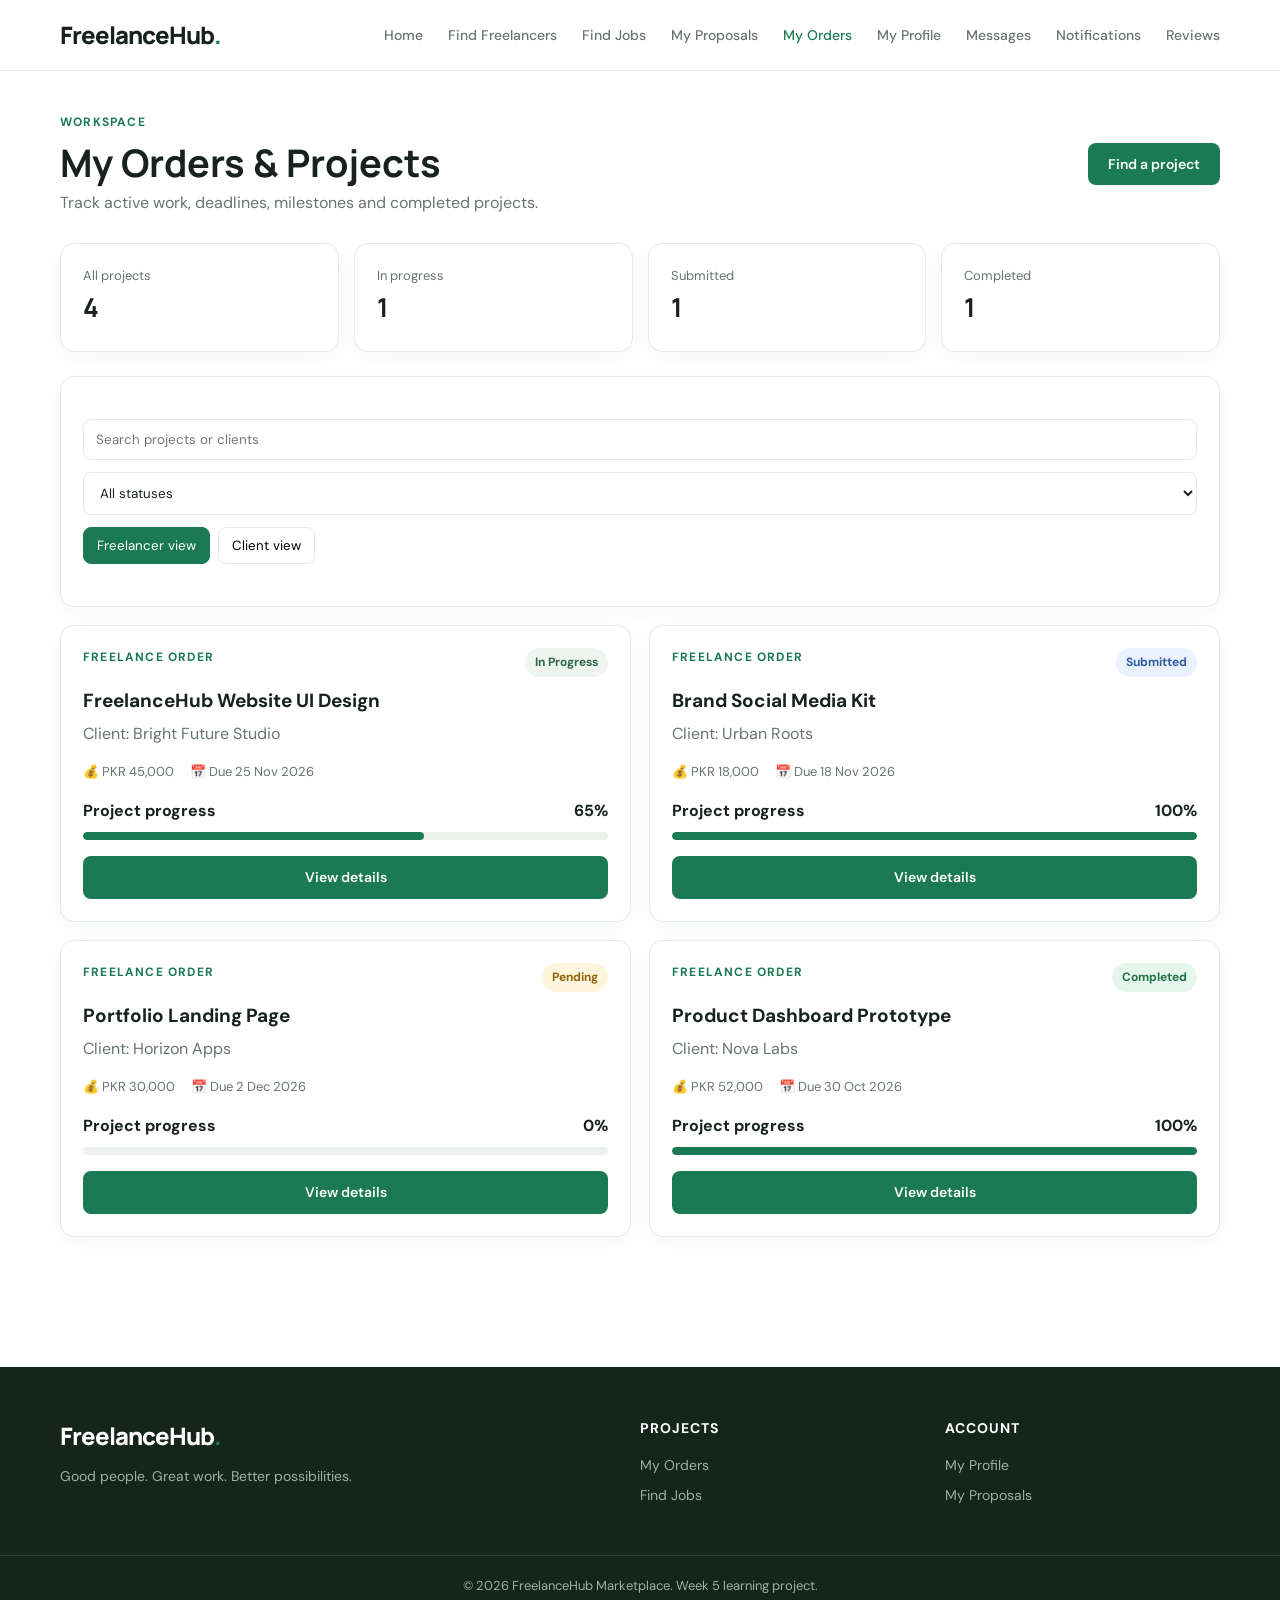
<file: FreelanceHub_Week6/FreelanceHub_Week6/orders.html>
<!doctype html><html lang="en"><head><meta charset="utf-8"><meta name="viewport" content="width=device-width,initial-scale=1"><title>My Orders | FreelanceHub</title><link rel="stylesheet" href="freelance.css"><link href="https://fonts.googleapis.com/css2?family=DM+Sans:wght@400;500;700&family=Manrope:wght@600;800&display=swap" rel="stylesheet"></head><body><header class="navbar"><div class="container nav-container">
<a href="index.html" class="logo">FreelanceHub<span>.</span></a>
<nav class="nav-links" id="navLinks"><a href="index.html">Home</a><a href="freelancers.html">Find Freelancers</a><a href="jobs.html">Find Jobs</a><a href="my-proposals.html">My Proposals</a><a href="orders.html" class="active">My Orders</a><a href="profile.html">My Profile</a><a href="messages.html">Messages</a><a href="notifications.html">Notifications</a><a href="reviews.html">Reviews</a></nav>
<button class="menu-toggle" id="menuToggle" aria-label="Toggle navigation">☰</button></div></header>
<main class="page-wrap"><div class="page-heading"><div><p class="eyebrow">Workspace</p><h1>My Orders & Projects</h1><p class="muted">Track active work, deadlines, milestones and completed projects.</p></div><a class="btn btn-primary" href="jobs.html">Find a project</a></div>
<div class="project-stats"><div class="stat-card"><span>All projects</span><strong id="statAll">0</strong></div><div class="stat-card"><span>In progress</span><strong id="statActive">0</strong></div><div class="stat-card"><span>Submitted</span><strong id="statSubmitted">0</strong></div><div class="stat-card"><span>Completed</span><strong id="statCompleted">0</strong></div></div>
<section class="panel"><div class="project-toolbar"><input id="projectSearch" type="search" placeholder="Search projects or clients"><select id="statusFilter"><option value="all">All statuses</option><option>Pending</option><option>In Progress</option><option>Submitted</option><option>Completed</option><option>Cancelled</option></select><div class="role-switch"><button class="active" data-role="freelancer">Freelancer view</button><button data-role="client">Client view</button></div></div></section>
<div id="projectList" class="project-grid" style="margin-top:18px"></div></main><footer class="footer"><div class="container footer-content"><div class="footer-brand"><a href="index.html" class="logo">FreelanceHub<span>.</span></a><p>Good people. Great work. Better possibilities.</p></div><div class="footer-links"><h4>Projects</h4><a href="orders.html">My Orders</a><a href="jobs.html">Find Jobs</a></div><div class="footer-social"><h4>Account</h4><a href="profile.html">My Profile</a><a href="my-proposals.html">My Proposals</a></div></div><div class="footer-bottom"><p>© 2026 FreelanceHub Marketplace. Week 5 learning project.</p></div></footer><div class="toast" id="toast" role="status" aria-live="polite"></div><script src="freelance.js"></script><script src="week5.js"></script></body></html>
</file>
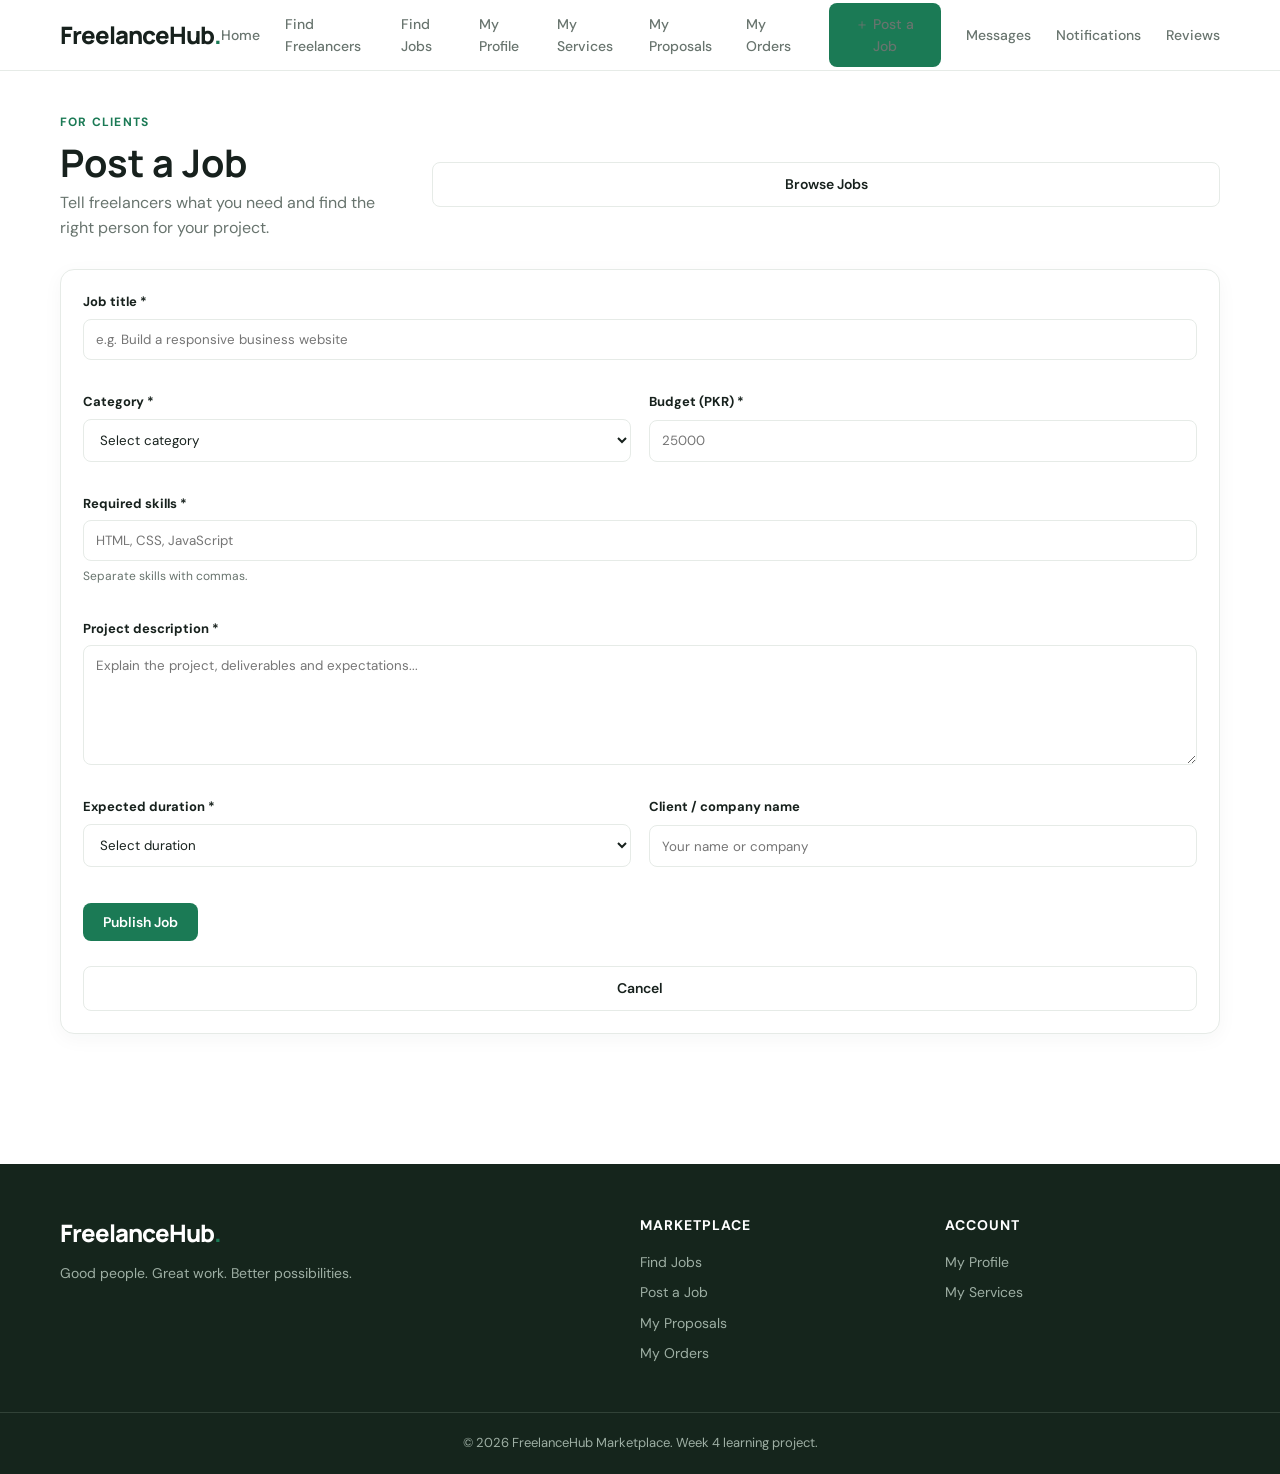
<file: FreelanceHub_Week6/FreelanceHub_Week6/post-job.html>
<!DOCTYPE html><html lang="en"><head><meta charset="UTF-8"><meta name="viewport" content="width=device-width, initial-scale=1.0"><title>Post a Job | FreelanceHub</title><link rel="stylesheet" href="freelance.css"><link href="https://fonts.googleapis.com/css2?family=DM+Sans:wght@400;500;700&family=Manrope:wght@600;800&display=swap" rel="stylesheet"></head><body>
<header class="navbar"><div class="container nav-container">
<a href="index.html" class="logo">FreelanceHub<span>.</span></a>
<nav class="nav-links" id="navLinks">
<a href="index.html">Home</a><a href="freelancers.html">Find Freelancers</a>
<a href="jobs.html">Find Jobs</a><a href="profile.html">My Profile</a>
<a href="my-services.html">My Services</a><a href="my-proposals.html">My Proposals</a><a href="orders.html">My Orders</a>
<a href="post-job.html" class="btn btn-primary">＋ Post a Job</a>
<a href="messages.html">Messages</a><a href="notifications.html">Notifications</a><a href="reviews.html">Reviews</a></nav><button class="menu-toggle" id="menuToggle" aria-label="Toggle navigation">☰</button>
</div></header>
<main class="page-wrap">
<div class="page-heading"><div><p class="eyebrow">For clients</p><h1>Post a Job</h1><p class="muted">Tell freelancers what you need and find the right person for your project.</p></div><a class="btn btn-outline" href="jobs.html">Browse Jobs</a></div>
<form class="panel" id="jobForm" novalidate><div id="jobFormMessage"></div>
<div class="form-grid">
<div class="field full"><label for="jobTitle">Job title *</label><input id="jobTitle" required minlength="10" maxlength="100" placeholder="e.g. Build a responsive business website"></div>
<div class="field"><label for="jobCategoryInput">Category *</label><select id="jobCategoryInput" required><option value="">Select category</option><option>Web Development</option><option>UI/UX Design</option><option>Graphic Design</option><option>Mobile App Development</option><option>Digital Marketing</option><option>Writing & Translation</option><option>Data Analysis</option></select></div>
<div class="field"><label for="jobBudget">Budget (PKR) *</label><input id="jobBudget" type="number" min="500" max="10000000" required placeholder="25000"></div>
<div class="field full"><label for="jobSkills">Required skills *</label><input id="jobSkills" required placeholder="HTML, CSS, JavaScript"><span class="help-text">Separate skills with commas.</span></div>
<div class="field full"><label for="jobDescription">Project description *</label><textarea id="jobDescription" required minlength="30" maxlength="2000" placeholder="Explain the project, deliverables and expectations..."></textarea></div>
<div class="field"><label for="jobDuration">Expected duration *</label><select id="jobDuration" required><option value="">Select duration</option><option>Less than 1 week</option><option>1–2 weeks</option><option>2–4 weeks</option><option>1–3 months</option><option>More than 3 months</option></select></div>
<div class="field"><label for="clientName">Client / company name</label><input id="clientName" maxlength="60" placeholder="Your name or company"></div>
</div><div class="form-actions"><button class="btn btn-primary" type="submit">Publish Job</button><a class="btn btn-outline" href="jobs.html">Cancel</a></div></form>
</main>
<footer class="footer"><div class="container footer-content">
<div class="footer-brand"><a href="index.html" class="logo">FreelanceHub<span>.</span></a><p>Good people. Great work. Better possibilities.</p></div>
<div class="footer-links"><h4>Marketplace</h4><a href="jobs.html">Find Jobs</a><a href="post-job.html">Post a Job</a><a href="my-proposals.html">My Proposals</a><a href="orders.html">My Orders</a></div>
<div class="footer-social"><h4>Account</h4><a href="profile.html">My Profile</a><a href="my-services.html">My Services</a></div>
</div><div class="footer-bottom"><p>© 2026 FreelanceHub Marketplace. Week 4 learning project.</p></div></footer>
<div class="toast" id="toast" role="status" aria-live="polite"></div><script src="freelance.js"></script>
</body></html>
</file>
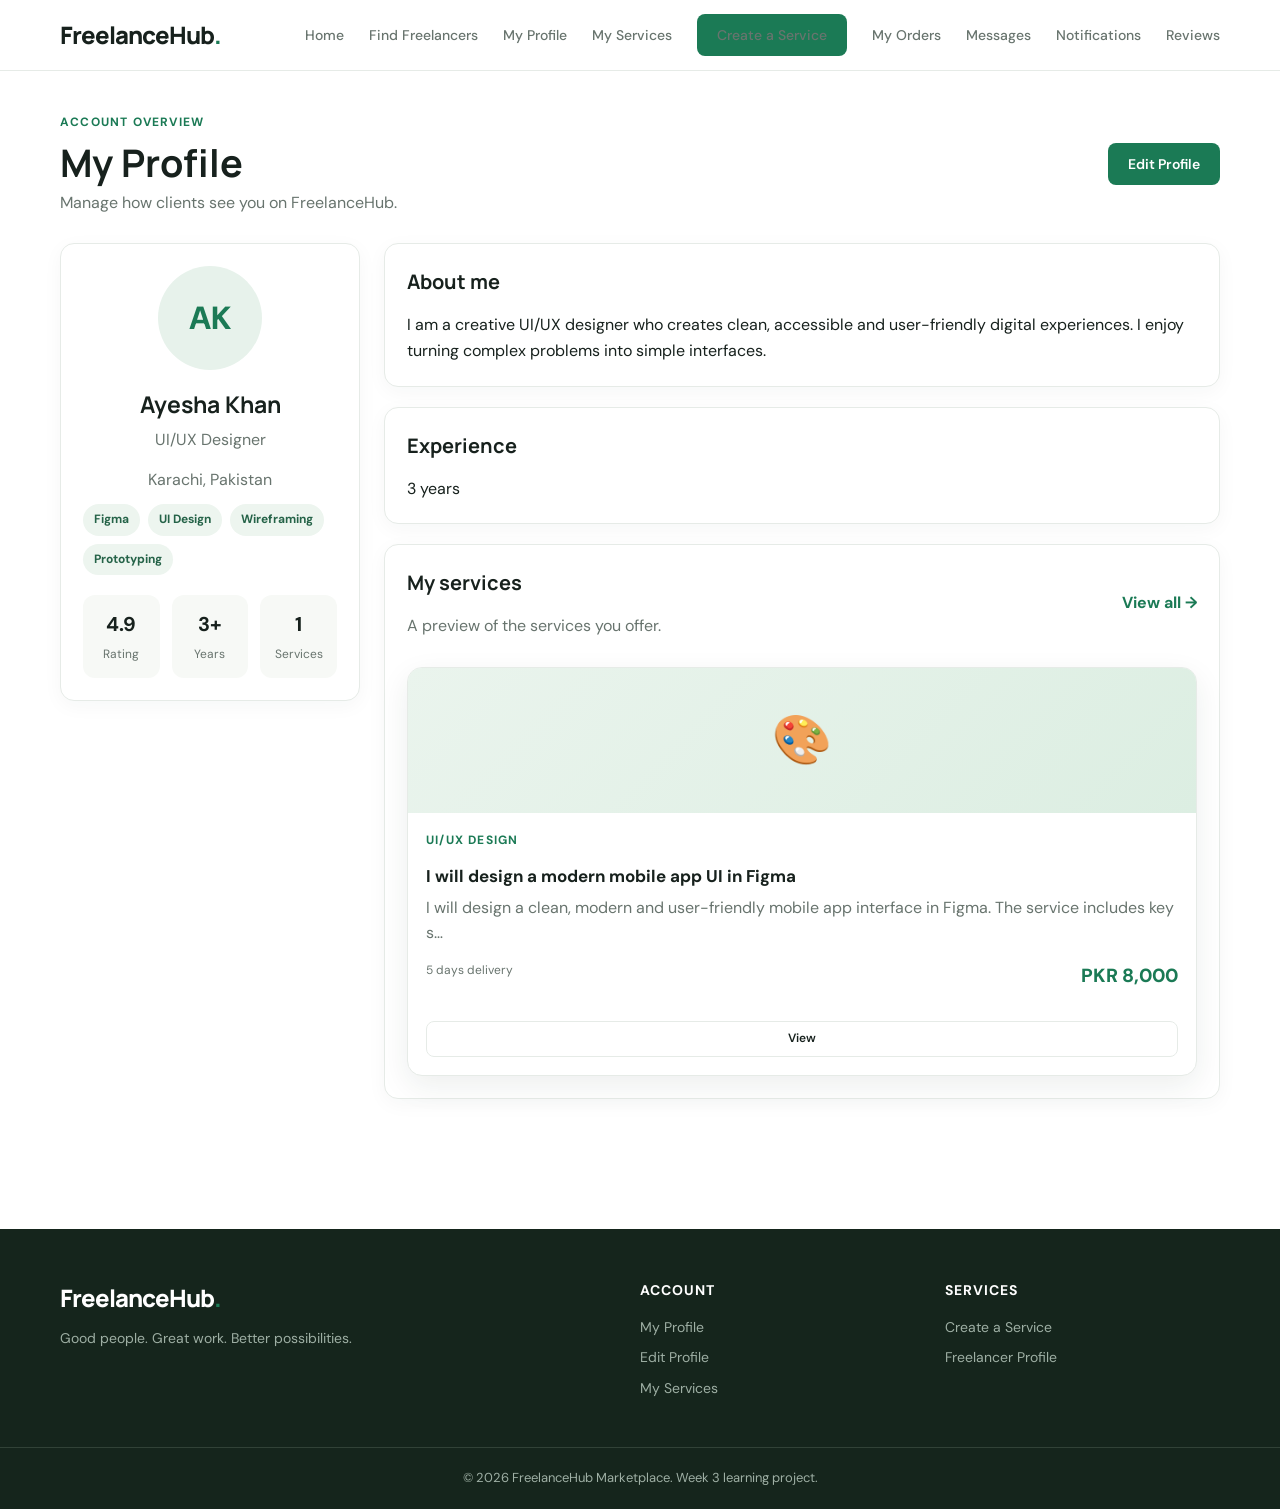
<file: FreelanceHub_Week6/FreelanceHub_Week6/profile.html>
<!DOCTYPE html><html lang="en"><head><meta charset="UTF-8"><meta name="viewport" content="width=device-width, initial-scale=1.0"><title>My Profile | FreelanceHub</title><link rel="stylesheet" href="freelance.css"><link href="https://fonts.googleapis.com/css2?family=DM+Sans:wght@400;500;700&family=Manrope:wght@600;800&display=swap" rel="stylesheet"></head><body>
<header class="navbar"><div class="container nav-container">
<a href="index.html" class="logo">FreelanceHub<span>.</span></a>
<nav class="nav-links" id="navLinks">
<a href="index.html">Home</a><a href="freelancers.html">Find Freelancers</a>
<a href="profile.html">My Profile</a><a href="my-services.html">My Services</a>
<a href="create-service.html" class="btn btn-primary">Create a Service</a>
<a href="orders.html">My Orders</a><a href="messages.html">Messages</a><a href="notifications.html">Notifications</a><a href="reviews.html">Reviews</a></nav><button class="menu-toggle" id="menuToggle" aria-label="Toggle navigation">☰</button>
</div></header>
<main class="page-wrap">
<div class="page-heading"><div><p class="eyebrow">Account overview</p><h1>My Profile</h1><p class="muted">Manage how clients see you on FreelanceHub.</p></div><a class="btn btn-primary" href="edit-profile.html">Edit Profile</a></div>
<div class="profile-layout">
<aside class="panel profile-card"><div class="avatar-large" id="profileInitials">AK</div><h2 id="profileName">Ayesha Khan</h2><p class="role" id="profileTitle">UI/UX Designer</p><p class="muted" id="profileLocation">Karachi, Pakistan</p><div class="pill-row" id="profileSkills"><span class="pill">Figma</span><span class="pill">UI Design</span><span class="pill">Prototyping</span></div><div class="stats"><div class="stat"><strong>4.9</strong><span>Rating</span></div><div class="stat"><strong>3+</strong><span>Years</span></div><div class="stat"><strong id="serviceCount">1</strong><span>Services</span></div></div></aside>
<div class="content-stack"><section class="panel"><h2 class="section-title">About me</h2><p id="profileBio">I am a creative UI/UX designer who creates clean, accessible and user-friendly digital experiences. I enjoy turning complex problems into simple interfaces.</p></section>
<section class="panel"><h2 class="section-title">Experience</h2><p id="profileExperience">3 years of experience designing mobile apps, websites and interactive prototypes for growing businesses.</p></section>
<section class="panel"><div class="page-heading"><div><h2 class="section-title">My services</h2><p class="muted">A preview of the services you offer.</p></div><a class="inline-link" href="my-services.html">View all →</a></div><div id="profileServicePreview"></div></section></div></div>
</main>
<footer class="footer"><div class="container footer-content">
<div class="footer-brand"><a href="index.html" class="logo">FreelanceHub<span>.</span></a><p>Good people. Great work. Better possibilities.</p></div>
<div class="footer-links"><h4>Account</h4><a href="profile.html">My Profile</a><a href="edit-profile.html">Edit Profile</a><a href="my-services.html">My Services</a></div>
<div class="footer-social"><h4>Services</h4><a href="create-service.html">Create a Service</a><a href="freelancer-profile.html">Freelancer Profile</a></div>
</div><div class="footer-bottom"><p>© 2026 FreelanceHub Marketplace. Week 3 learning project.</p></div></footer>
<div class="toast" id="toast" role="status" aria-live="polite"></div>
<script src="freelance.js"></script>
</body></html>
</file>
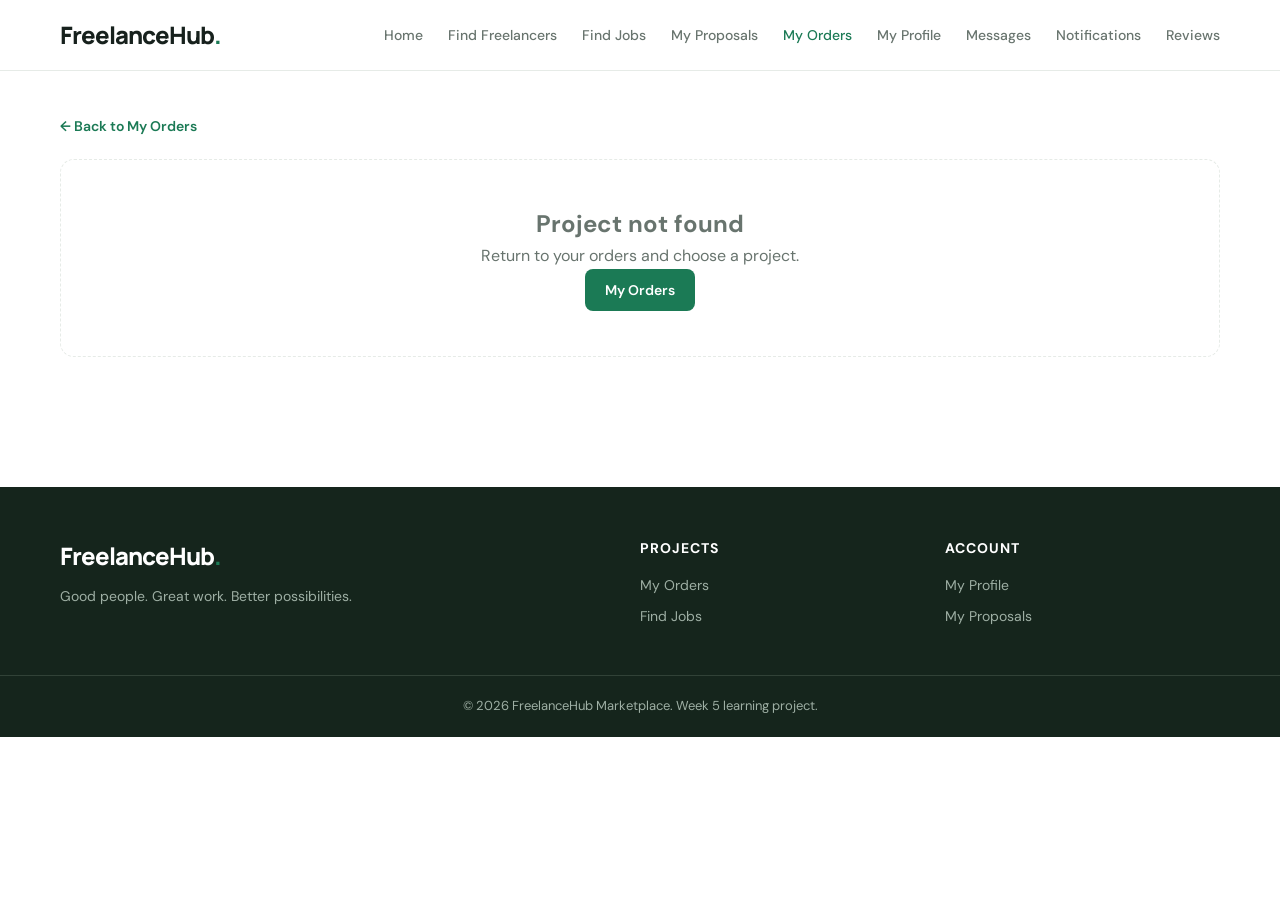
<file: FreelanceHub_Week6/FreelanceHub_Week6/project-details.html>
<!doctype html><html lang="en"><head><meta charset="utf-8"><meta name="viewport" content="width=device-width,initial-scale=1"><title>Project Details | FreelanceHub</title><link rel="stylesheet" href="freelance.css"><link href="https://fonts.googleapis.com/css2?family=DM+Sans:wght@400;500;700&family=Manrope:wght@600;800&display=swap" rel="stylesheet"></head><body><header class="navbar"><div class="container nav-container">
<a href="index.html" class="logo">FreelanceHub<span>.</span></a>
<nav class="nav-links" id="navLinks"><a href="index.html">Home</a><a href="freelancers.html">Find Freelancers</a><a href="jobs.html">Find Jobs</a><a href="my-proposals.html">My Proposals</a><a href="orders.html" class="active">My Orders</a><a href="profile.html">My Profile</a><a href="messages.html">Messages</a><a href="notifications.html">Notifications</a><a href="reviews.html">Reviews</a></nav>
<button class="menu-toggle" id="menuToggle" aria-label="Toggle navigation">☰</button></div></header>
<main class="page-wrap"><p><a class="text-link" href="orders.html">← Back to My Orders</a></p><div id="projectDetails" style="margin-top:20px"></div></main><footer class="footer"><div class="container footer-content"><div class="footer-brand"><a href="index.html" class="logo">FreelanceHub<span>.</span></a><p>Good people. Great work. Better possibilities.</p></div><div class="footer-links"><h4>Projects</h4><a href="orders.html">My Orders</a><a href="jobs.html">Find Jobs</a></div><div class="footer-social"><h4>Account</h4><a href="profile.html">My Profile</a><a href="my-proposals.html">My Proposals</a></div></div><div class="footer-bottom"><p>© 2026 FreelanceHub Marketplace. Week 5 learning project.</p></div></footer><div class="toast" id="toast" role="status" aria-live="polite"></div><script src="freelance.js"></script><script src="week5.js"></script></body></html>
</file>
<file: FreelanceHub_Week6/FreelanceHub_Week6/freelance.css>
/* =========================================
   1. VARIABLES & RESET
   ========================================= */
:root {
  --primary: #1b7a55;
  --primary-hover: #145c40;
  --text-main: #17211d;
  --text-muted: #68746e;
  --bg-main: #ffffff;
  --bg-soft: #f7f9f6;
  --border: #e6ebe7;
  --radius: 12px;
  --shadow: 0 10px 30px rgba(29, 55, 42, 0.08);
}

* {
  box-sizing: border-box;
  margin: 0;
  padding: 0;
}

body {
  font-family: 'DM Sans', sans-serif;
  color: var(--text-main);
  background-color: var(--bg-main);
  line-height: 1.6;
}

a { text-decoration: none; color: inherit; }
button { cursor: pointer; font-family: inherit; }
input, select, textarea { font-family: inherit; width: 100%; }

.container {
  max-width: 1200px;
  margin: 0 auto;
  padding: 0 20px;
}

/* Buttons */
.btn {
  display: inline-block;
  padding: 10px 20px;
  border-radius: 8px;
  font-weight: 600;
  font-size: 14px;
  text-align: center;
  border: none;
  transition: all 0.2s ease;
}

.btn-primary { background: var(--primary); color: white; }
.btn-primary:hover { background: var(--primary-hover); }

.btn-outline {
  background: transparent;
  border: 1px solid var(--border);
  color: var(--text-main);
  width: 100%;
  margin-top: 15px;
}

.btn-outline:hover { background: var(--bg-soft); }
.btn-ghost { background: transparent; color: var(--text-main); }

/* =========================================
   2. NAVIGATION
   ========================================= */
.navbar {
  position: sticky;
  top: 0;
  z-index: 100;
  background: rgba(255, 255, 255, 0.95);
  backdrop-filter: blur(10px);
  border-bottom: 1px solid var(--border);
}

.nav-container {
  display: flex;
  justify-content: space-between;
  align-items: center;
  height: 70px;
}

.logo {
  font-family: 'Manrope', sans-serif;
  font-size: 24px;
  font-weight: 800;
  letter-spacing: -1px;
}

.logo span { color: var(--primary); }

.nav-links {
  display: flex;
  align-items: center;
  gap: 25px;
}

.nav-links a { font-size: 14px; font-weight: 500; color: var(--text-muted); }
.nav-links a:hover, .nav-links a.active { color: var(--primary); }

.auth-buttons { display: flex; gap: 10px; margin-left: 20px; }

.menu-toggle {
  display: none;
  background: none;
  border: none;
  font-size: 24px;
}

/* =========================================
   3. HERO & SEARCH
   ========================================= */
.hero {
  background: linear-gradient(135deg, #f8fbf7 0%, #eef6ee 100%);
  padding: 80px 0;
  text-align: center;
}

.hero h1 {
  font-family: 'Manrope', sans-serif;
  font-size: clamp(36px, 5vw, 56px);
  line-height: 1.1;
  margin-bottom: 20px;
}

.hero h1 span { color: var(--primary); }

.hero p {
  font-size: 16px;
  color: var(--text-muted);
  max-width: 600px;
  margin: 0 auto 30px;
}

.search-bar {
  display: flex;
  max-width: 600px;
  margin: 0 auto;
  background: white;
  padding: 8px;
  border-radius: var(--radius);
  box-shadow: var(--shadow);
  gap: 10px;
}

.search-bar input {
  border: none;
  padding: 12px 15px;
  font-size: 15px;
  border-radius: 8px;
  outline: none;
}

.popular-searches {
  margin-top: 15px;
  font-size: 13px;
  color: var(--text-muted);
  display: flex;
  justify-content: center;
  gap: 10px;
  flex-wrap: wrap;
}

.popular-searches button {
  background: white;
  border: 1px solid var(--border);
  padding: 5px 12px;
  border-radius: 20px;
  font-size: 12px;
}

/* =========================================
   4. SECTIONS
   ========================================= */
.section { padding: 60px 0; }

.section-heading {
  display: flex;
  justify-content: space-between;
  align-items: flex-end;
  margin-bottom: 30px;
}

.section-heading h2 { font-family: 'Manrope', sans-serif; font-size: 28px; }
.text-link { color: var(--primary); font-weight: 600; font-size: 14px; }

/* Categories */
.category-grid {
  display: grid;
  grid-template-columns: repeat(auto-fit, minmax(200px, 1fr));
  gap: 20px;
}

.category-card {
  background: white;
  border: 1px solid var(--border);
  padding: 25px;
  border-radius: var(--radius);
  text-align: center;
  transition: transform 0.2s, box-shadow 0.2s;
}

.category-card:hover { transform: translateY(-5px); box-shadow: var(--shadow); }

.cat-icon { font-size: 30px; display: block; margin-bottom: 10px; }
.category-card h3 { font-size: 16px; margin-bottom: 5px; }
.category-card p { font-size: 13px; color: var(--text-muted); }

/* How it works */
.how-it-works { background: var(--bg-soft); }
.how-it-works h2 { text-align: center; margin-bottom: 40px; font-family: 'Manrope'; }

.steps-grid {
  display: grid;
  grid-template-columns: repeat(3, 1fr);
  gap: 30px;
  text-align: center;
}

.step-number {
  width: 50px;
  height: 50px;
  background: var(--primary);
  color: white;
  border-radius: 50%;
  display: flex;
  align-items: center;
  justify-content: center;
  font-size: 20px;
  font-weight: bold;
  margin: 0 auto 15px;
}

/* Freelancer Cards */
.freelancer-grid {
  display: grid;
  grid-template-columns: repeat(auto-fill, minmax(280px, 1fr));
  gap: 20px;
}

.freelancer-card {
  background: white;
  border: 1px solid var(--border);
  border-radius: var(--radius);
  padding: 20px;
  transition: box-shadow 0.2s;
}

.freelancer-card:hover { box-shadow: var(--shadow); }

.card-header {
  display: flex;
  align-items: center;
  gap: 15px;
  margin-bottom: 15px;
}

.avatar {
  width: 50px;
  height: 50px;
  background: #f0e8ff;
  color: #6c5ce7;
  border-radius: 50%;
  display: flex;
  align-items: center;
  justify-content: center;
  font-weight: bold;
}

.card-header h3 { font-size: 16px; }
.card-header p { font-size: 13px; color: var(--text-muted); }

.card-body { margin-bottom: 15px; }
.rating { color: #f39c12; font-size: 13px; margin-bottom: 5px; }
.price { font-size: 14px; }
.price strong { color: var(--primary); font-size: 16px; }

/* =========================================
   5. BROWSE PAGE
   ========================================= */
.page-header { padding: 40px 0 20px; text-align: center; }
.page-header h1 { font-family: 'Manrope'; font-size: 32px; }
.page-header p { color: var(--text-muted); }

.filter-bar {
  display: flex;
  justify-content: space-between;
  gap: 15px;
  background: var(--bg-soft);
  padding: 15px;
  border-radius: var(--radius);
  margin-bottom: 30px;
}

.filter-search { flex: 1; }
.filter-search input { padding: 10px 15px; border: 1px solid var(--border); border-radius: 8px; }

.filter-dropdowns { display: flex; gap: 10px; }
.filter-dropdowns select { padding: 10px; border: 1px solid var(--border); border-radius: 8px; background: white; }

/* =========================================
   6. ABOUT & CONTACT PAGE
   ========================================= */
.about-grid {
  display: grid;
  grid-template-columns: 1fr 1fr;
  gap: 40px;
  margin-bottom: 60px;
}

.contact-form {
  background: white;
  padding: 30px;
  border-radius: var(--radius);
  border: 1px solid var(--border);
}

.form-group { margin-bottom: 15px; }
.form-group label { display: block; font-size: 13px; font-weight: 600; margin-bottom: 5px; }
.form-group input, .form-group textarea { padding: 10px; border: 1px solid var(--border); border-radius: 8px; outline: none; }
.form-group input:focus, .form-group textarea:focus { border-color: var(--primary); }

/* Accordion */
.accordion-item { border-bottom: 1px solid var(--border); }
.accordion-header {
  width: 100%;
  text-align: left;
  background: none;
  border: none;
  padding: 15px 0;
  font-size: 16px;
  font-weight: 600;
  display: flex;
  justify-content: space-between;
}

.accordion-content { display: none; padding-bottom: 15px; color: var(--text-muted); font-size: 14px; }
.accordion-content.active { display: block; }

/* =========================================
   7. FOOTER
   ========================================= */
.footer { background: #15251c; color: white; padding: 50px 0 20px; margin-top: 60px; }
.footer-content { display: grid; grid-template-columns: 2fr 1fr 1fr; gap: 30px; margin-bottom: 40px; }
.footer-brand .logo { color: white; margin-bottom: 10px; display: block; }
.footer-brand p { color: #9eafa4; font-size: 14px; }
.footer h4 { font-size: 14px; margin-bottom: 15px; text-transform: uppercase; letter-spacing: 1px; }
.footer-links a, .footer-social a { display: block; color: #9eafa4; font-size: 14px; margin-bottom: 8px; }
.footer-links a:hover, .footer-social a:hover { color: white; }
.footer-bottom { text-align: center; padding-top: 20px; border-top: 1px solid #314237; color: #9eafa4; font-size: 13px; }

/* =========================================
   8. RESPONSIVE DESIGN
   ========================================= */
@media (max-width: 850px) {
  .menu-toggle { display: block; }
  .nav-links {
    display: none;
    position: absolute;
    top: 70px;
    left: 0;
    right: 0;
    background: white;
    flex-direction: column;
    padding: 20px;
    border-bottom: 1px solid var(--border);
  }
  .nav-links.active { display: flex; }
  .about-grid, .steps-grid, .footer-content { grid-template-columns: 1fr; }
}

@media (max-width: 600px) {
  .search-bar { flex-direction: column; }
  .filter-bar { flex-direction: column; }
  .filter-dropdowns { flex-direction: column; }
  .auth-buttons { flex-direction: column; width: 100%; margin-left: 0; margin-top: 15px; }
}

/* =========================================
   WEEK 3: PROFILE & SERVICE PAGES
   ========================================= */
.page-wrap { max-width: 1120px; margin: 0 auto; padding: 42px 22px 70px; }
.page-heading { display:flex; justify-content:space-between; align-items:flex-end; gap:20px; margin-bottom:28px; }
.page-heading h1 { font-family:'Manrope',sans-serif; font-size:clamp(28px,4vw,38px); line-height:1.2; }
.eyebrow { color:var(--primary); text-transform:uppercase; letter-spacing:1.4px; font-size:11px; font-weight:800; margin-bottom:8px; }
.muted { color:var(--text-muted); }
.panel { background:#fff; border:1px solid var(--border); border-radius:16px; padding:26px; box-shadow:var(--shadow); }
.profile-layout { display:grid; grid-template-columns:300px 1fr; gap:24px; align-items:start; }
.profile-card { text-align:center; }
.avatar-large { width:104px; height:104px; display:grid; place-items:center; margin:0 auto 16px; border-radius:50%; background:#e7f2eb; color:var(--primary); font-size:32px; font-weight:800; }
.profile-card h2 { font-family:'Manrope',sans-serif; font-size:23px; }
.profile-card .role { color:var(--text-muted); margin:4px 0 14px; }
.pill-row { display:flex; flex-wrap:wrap; gap:8px; margin-top:12px; }
.pill { background:#edf5ef; color:#256348; border-radius:30px; padding:6px 11px; font-size:12px; font-weight:700; }
.stats { display:grid; grid-template-columns:repeat(3,1fr); gap:12px; margin-top:20px; }
.stat { background:var(--bg-soft); border-radius:12px; padding:13px; text-align:center; }
.stat strong { display:block; font-size:20px; }
.stat span { color:var(--text-muted); font-size:12px; }
.content-stack { display:grid; gap:20px; }
.section-title { font-family:'Manrope',sans-serif; font-size:20px; margin-bottom:14px; }
.form-grid { display:grid; grid-template-columns:1fr 1fr; gap:18px; }
.field { display:flex; flex-direction:column; gap:7px; }
.field.full { grid-column:1/-1; }
.field label { font-size:13px; font-weight:700; }
.field input,.field select,.field textarea { border:1px solid #dce5df; border-radius:9px; padding:12px 13px; color:var(--text-main); background:#fff; outline:none; }
.field input:focus,.field select:focus,.field textarea:focus { border-color:var(--primary); box-shadow:0 0 0 3px #1b7a5518; }
.field textarea { min-height:120px; resize:vertical; }
.help-text { font-size:12px; color:var(--text-muted); }
.form-actions { display:flex; gap:10px; flex-wrap:wrap; margin-top:22px; }
.btn-danger { background:#fff1f0; color:#b42318; border:1px solid #ffd5d2; }
.btn-small { padding:7px 12px; font-size:12px; }
.service-grid { display:grid; grid-template-columns:repeat(3,minmax(0,1fr)); gap:20px; }
.service-card { border:1px solid var(--border); border-radius:15px; overflow:hidden; background:#fff; box-shadow:var(--shadow); display:flex; flex-direction:column; }
.service-art { min-height:145px; display:grid; place-items:center; background:linear-gradient(135deg,#eaf4ed,#dceee2); font-size:48px; }
.service-card-body { padding:18px; display:flex; flex-direction:column; flex:1; }
.service-card h3 { font-size:17px; line-height:1.35; margin:7px 0; }
.service-meta { display:flex; justify-content:space-between; gap:10px; color:var(--text-muted); font-size:12px; margin-top:auto; padding-top:15px; }
.service-price { color:var(--primary); font-size:19px; font-weight:800; }
.action-row { display:flex; gap:8px; margin-top:15px; flex-wrap:wrap; }
.empty-state { text-align:center; padding:48px 20px; border:1px dashed #cbd8cf; border-radius:15px; background:#fbfdfb; }
.empty-state .empty-icon { font-size:42px; margin-bottom:12px; }
.notice { padding:13px 15px; border-radius:10px; background:#edf7f0; color:#205e3e; margin-bottom:18px; font-size:14px; }
.notice.error { background:#fff1f0; color:#a32920; }
.breadcrumb { color:var(--text-muted); font-size:13px; margin-bottom:18px; }
.detail-layout { display:grid; grid-template-columns:1.5fr .8fr; gap:24px; align-items:start; }
.detail-visual { min-height:250px; display:grid; place-items:center; background:linear-gradient(135deg,#eaf4ed,#dceee2); border-radius:14px; font-size:76px; margin-bottom:20px; }
.tag-list { display:flex; flex-wrap:wrap; gap:8px; margin:14px 0; }
.tag { background:#f1f4f1; border-radius:7px; padding:6px 10px; font-size:12px; }
.inline-link { color:var(--primary); font-weight:700; }
.toast { position:fixed; right:20px; bottom:20px; z-index:500; background:#173d2b; color:#fff; padding:13px 18px; border-radius:10px; box-shadow:var(--shadow); opacity:0; transform:translateY(10px); transition:.25s; pointer-events:none; }
.toast.show { opacity:1; transform:translateY(0); }
@media(max-width:850px) {
  .profile-layout,.detail-layout { grid-template-columns:1fr; }
  .service-grid { grid-template-columns:repeat(2,minmax(0,1fr)); }
}
@media(max-width:600px) {
  .page-wrap { padding:28px 15px 50px; }
  .page-heading { align-items:flex-start; flex-direction:column; }
  .panel { padding:19px; }
  .form-grid { grid-template-columns:1fr; }
  .field.full { grid-column:auto; }
  .service-grid { grid-template-columns:1fr; }
  .stats { gap:7px; }
  .stat { padding:10px 5px; }
}


/* =========================================
   WEEK 4: JOB LISTING & PROPOSAL INTERFACE
   ========================================= */
.job-search-panel { margin-bottom:24px; }
.job-filter-grid { display:grid; grid-template-columns:2fr 1fr 1fr; gap:15px; }
.job-list,.proposal-list { display:grid; gap:16px; }
.job-card { background:#fff; border:1px solid var(--border); border-radius:15px; padding:22px; box-shadow:var(--shadow); }
.job-card-top { display:flex; justify-content:space-between; gap:16px; align-items:flex-start; }
.job-card h2 { font-family:'Manrope',sans-serif; font-size:20px; line-height:1.35; margin:5px 0 8px; }
.job-card h2 a:hover { color:var(--primary); }
.job-category { display:inline-flex; background:#edf5ef; color:#256348; padding:5px 10px; border-radius:30px; font-size:11px; font-weight:800; }
.job-budget { font-size:19px; font-weight:800; color:var(--primary); white-space:nowrap; }
.job-description { color:var(--text-muted); margin:12px 0; }
.job-meta { display:flex; flex-wrap:wrap; gap:16px; color:var(--text-muted); font-size:12px; padding-top:14px; border-top:1px solid var(--border); }
.job-skills { display:flex; flex-wrap:wrap; gap:7px; margin:12px 0 17px; }
.job-skill { background:#f3f5f3; color:#47534b; border-radius:6px; padding:5px 9px; font-size:11px; }
.job-card-actions { display:flex; gap:9px; flex-wrap:wrap; }
.job-detail-grid { display:grid; grid-template-columns:1.5fr .75fr; gap:22px; align-items:start; }
.job-detail-main h1 { font-family:'Manrope',sans-serif; font-size:clamp(25px,4vw,34px); line-height:1.25; margin:12px 0; }
.job-detail-main p { white-space:pre-line; }
.job-side-card { position:sticky; top:95px; }
.budget-large { color:var(--primary); font-size:28px; font-weight:800; margin:5px 0 15px; }
.detail-line { display:flex; justify-content:space-between; gap:12px; padding:11px 0; border-bottom:1px solid var(--border); font-size:13px; }
.detail-line span:first-child { color:var(--text-muted); }
.proposal-tabs { display:flex; flex-wrap:wrap; gap:8px; margin-bottom:20px; }
.proposal-tab { border:1px solid var(--border); background:white; color:var(--text-muted); padding:9px 15px; border-radius:30px; font-weight:700; }
.proposal-tab.active { background:var(--primary); border-color:var(--primary); color:white; }
.proposal-card { background:white; border:1px solid var(--border); border-radius:14px; padding:20px; box-shadow:var(--shadow); }
.proposal-card-head { display:flex; justify-content:space-between; align-items:flex-start; gap:12px; }
.status { display:inline-flex; border-radius:30px; padding:5px 10px; font-size:11px; font-weight:800; }
.status-pending { background:#fff5df; color:#946200; }
.status-accepted { background:#e7f6ed; color:#1e7547; }
.status-rejected { background:#fff0ef; color:#b42318; }
.proposal-card p { color:var(--text-muted); margin:10px 0; }
.proposal-card-foot { display:flex; justify-content:space-between; flex-wrap:wrap; gap:10px; padding-top:13px; border-top:1px solid var(--border); font-size:13px; }
.empty-state { grid-column:1/-1; }
@media(max-width:800px) {
 .job-filter-grid { grid-template-columns:1fr 1fr; }
 .job-filter-grid .field:first-child { grid-column:1/-1; }
 .job-detail-grid { grid-template-columns:1fr; }
 .job-side-card { position:static; }
}
@media(max-width:560px) {
 .job-filter-grid { grid-template-columns:1fr; }
 .job-filter-grid .field:first-child { grid-column:auto; }
 .job-card { padding:17px; }
 .job-card-top { flex-direction:column; }
 .job-budget { font-size:17px; }
 .job-meta { gap:9px 14px; }
 .proposal-card-head { flex-direction:column; }
}


/* WEEK 5 — ORDERS & PROJECT MANAGEMENT */
.page-wrap{max-width:1200px;margin:0 auto;padding:42px 20px 70px}
.page-heading{display:flex;justify-content:space-between;align-items:center;gap:20px;margin-bottom:28px}
.page-heading h1{font-family:Manrope,sans-serif;font-size:clamp(28px,4vw,38px);margin:4px 0}
.eyebrow{color:var(--primary);font-size:12px;font-weight:700;text-transform:uppercase;letter-spacing:1.2px}
.muted,.help-text{color:var(--text-muted)}
.panel,.project-card,.stat-card{background:#fff;border:1px solid var(--border);border-radius:14px;padding:22px;box-shadow:0 5px 20px rgba(29,55,42,.04)}
.project-stats{display:grid;grid-template-columns:repeat(4,1fr);gap:15px;margin:24px 0}
.stat-card span{display:block;color:var(--text-muted);font-size:13px}.stat-card strong{font-size:26px;font-family:Manrope}
.project-toolbar{display:flex;gap:12px;flex-wrap:wrap;align-items:center;margin:20px 0}
.project-toolbar input,.project-toolbar select,.field input,.field select,.field textarea{border:1px solid var(--border);border-radius:8px;padding:11px 12px;background:#fff;color:var(--text-main)}
.project-toolbar input{flex:1;min-width:200px}
.project-grid{display:grid;grid-template-columns:repeat(2,minmax(0,1fr));gap:18px}
.project-card h2{font-size:19px;margin:9px 0 5px}.project-top{display:flex;justify-content:space-between;gap:12px}
.status{display:inline-flex;padding:5px 10px;border-radius:30px;font-size:12px;font-weight:700;background:#eef4ef;color:#32664d}
.status.pending{background:#fff4dc;color:#91630b}.status.submitted{background:#eaf1ff;color:#315d9c}.status.completed{background:#e6f6ec;color:#237348}.status.cancelled{background:#fcebea;color:#a43b35}
.progress-track{height:8px;background:#edf1ed;border-radius:20px;overflow:hidden;margin:9px 0 6px}.progress-fill{height:100%;background:var(--primary);border-radius:20px}
.project-meta{display:flex;gap:16px;flex-wrap:wrap;color:var(--text-muted);font-size:13px;margin:15px 0}
.project-actions{display:flex;gap:10px;margin-top:16px}.project-actions a{flex:1}
.detail-layout{display:grid;grid-template-columns:minmax(0,1.7fr) minmax(260px,.8fr);gap:20px}
.detail-section{margin-bottom:18px}.detail-section h2{font-size:18px;margin-bottom:12px}
.detail-side .detail-section{margin-bottom:15px}.info-row{display:flex;justify-content:space-between;gap:12px;padding:10px 0;border-bottom:1px solid var(--border);font-size:14px}
.milestone{display:flex;align-items:flex-start;gap:12px;padding:13px 0;border-bottom:1px solid var(--border)}
.milestone input{width:18px;height:18px;margin-top:4px;accent-color:var(--primary)}
.milestone.done strong{text-decoration:line-through;color:var(--text-muted)}
.milestone small{display:block;color:var(--text-muted)}
.delivery-box{border:1px dashed #b9c9bd;border-radius:10px;padding:18px;background:#fbfdfb}
.delivery-box input,.delivery-box textarea{margin:8px 0}
.role-switch{display:flex;gap:8px}.role-switch button{border:1px solid var(--border);background:#fff;padding:9px 13px;border-radius:8px}.role-switch button.active{background:var(--primary);color:#fff;border-color:var(--primary)}
.empty-state{text-align:center;padding:45px 20px;color:var(--text-muted);background:#fff;border:1px dashed var(--border);border-radius:14px}
.field{display:grid;gap:6px;margin-bottom:14px}.field label{font-size:13px;font-weight:700}.notice{padding:12px;border-radius:8px;background:#eaf6ee;color:#236440;margin:12px 0}
@media(max-width:800px){.project-stats{grid-template-columns:repeat(2,1fr)}.detail-layout{grid-template-columns:1fr}}
@media(max-width:600px){.project-grid{grid-template-columns:1fr}.page-heading{align-items:flex-start;flex-direction:column}.project-actions{flex-direction:column}.project-stats{gap:9px}.stat-card{padding:15px}}


/* ================= WEEK 6: MESSAGING, NOTIFICATIONS & REVIEWS ================= */
.w6-wrap{max-width:1180px;margin:38px auto;padding:0 22px}
.w6-heading{display:flex;justify-content:space-between;align-items:center;gap:18px;margin-bottom:24px}
.w6-heading h1{font-size:30px;margin:4px 0 8px}
.w6-muted{color:var(--text-muted,#687386)}
.w6-layout{display:grid;grid-template-columns:320px 1fr;gap:20px;min-height:590px}
.w6-panel{background:#fff;border:1px solid var(--border,#e6e8ef);border-radius:16px;overflow:hidden}
.w6-panel-head{padding:18px 20px;border-bottom:1px solid var(--border,#e6e8ef);display:flex;align-items:center;justify-content:space-between}
.w6-panel-head h2{font-size:17px;margin:0}
.w6-conversation{width:100%;border:0;background:#fff;text-align:left;padding:15px 17px;display:flex;gap:12px;align-items:center;border-bottom:1px solid #f0f1f5;cursor:pointer}
.w6-conversation:hover,.w6-conversation.active{background:#f2f5ff}
.w6-avatar{width:43px;height:43px;flex:0 0 43px;border-radius:50%;display:grid;place-items:center;background:#e8eaff;color:#5146c8;font-weight:800}
.w6-conv-main{min-width:0;flex:1}.w6-conv-main strong{display:block;font-size:14px}.w6-conv-main small{display:block;color:#778095;white-space:nowrap;overflow:hidden;text-overflow:ellipsis;margin-top:4px}
.w6-conv-side{font-size:11px;color:#8a91a2;text-align:right}.w6-unread{display:inline-block;background:#6558d3;color:white;border-radius:20px;padding:2px 7px;margin-top:5px}
.w6-chat{display:flex;flex-direction:column;min-height:590px}
.w6-chat-head{padding:16px 20px;border-bottom:1px solid #edf0f5;display:flex;align-items:center;gap:12px}
.w6-chat-head strong{display:block}.w6-online{font-size:12px;color:#16a36a}
.w6-messages{flex:1;padding:22px;display:flex;flex-direction:column;gap:13px;overflow:auto;background:#fafbfe}
.w6-bubble{max-width:75%;padding:12px 15px;border-radius:15px;background:#fff;border:1px solid #e8eaf0;line-height:1.5;font-size:14px}
.w6-bubble.mine{align-self:flex-end;background:#6256d6;color:#fff;border-color:#6256d6;border-bottom-right-radius:4px}
.w6-bubble.theirs{align-self:flex-start;border-bottom-left-radius:4px}
.w6-bubble small{display:block;font-size:10px;opacity:.7;margin-top:5px;text-align:right}
.w6-chat-form{display:flex;gap:10px;padding:15px;border-top:1px solid #edf0f5}
.w6-chat-form input{flex:1;min-width:0;border:1px solid #dfe3eb;border-radius:10px;padding:13px 14px;font:inherit}
.w6-btn{border:0;border-radius:10px;padding:12px 17px;background:#6256d6;color:white;font-weight:700;cursor:pointer}
.w6-btn:hover{background:#5145c2}.w6-btn:disabled{opacity:.5;cursor:not-allowed}
.w6-notice-list{display:grid;gap:12px}
.w6-notice{display:flex;gap:14px;align-items:flex-start;padding:18px;background:white;border:1px solid #e7e9f0;border-radius:14px}
.w6-notice.unread{border-left:4px solid #6256d6;background:#f8f7ff}
.w6-notice-icon{width:42px;height:42px;border-radius:12px;background:#efedff;display:grid;place-items:center;font-size:20px}
.w6-notice-content{flex:1}.w6-notice-content strong{display:block}.w6-notice-content p{margin:5px 0;color:#697386;font-size:14px}.w6-notice-content small{color:#9299a8}
.w6-review-layout{display:grid;grid-template-columns:1fr 1fr;gap:20px}
.w6-review-form{padding:22px}.w6-review-form label{display:block;font-weight:700;font-size:13px;margin:15px 0 7px}
.w6-review-form input,.w6-review-form select,.w6-review-form textarea{width:100%;padding:12px;border:1px solid #dfe3eb;border-radius:9px;font:inherit}
.w6-review-form textarea{min-height:115px;resize:vertical}
.w6-stars{display:flex;gap:7px;margin:8px 0 14px}.w6-star{border:0;background:none;font-size:30px;color:#cbd0da;cursor:pointer;padding:0}.w6-star.selected{color:#f5ad28}
.w6-review-card{padding:18px;background:#fff;border:1px solid #e7e9f0;border-radius:14px;margin-bottom:12px}
.w6-review-top{display:flex;align-items:center;gap:11px}.w6-review-top .w6-avatar{width:38px;height:38px;flex-basis:38px}
.w6-review-top strong{display:block}.w6-review-top small{color:#9299a8}.w6-review-rating{color:#f5ad28;letter-spacing:2px;margin:10px 0 5px}
.w6-empty{padding:35px;text-align:center;color:#7a8291}
.w6-toast{position:fixed;right:22px;bottom:22px;background:#202436;color:#fff;padding:13px 18px;border-radius:10px;box-shadow:0 8px 30px #0002;opacity:0;transform:translateY(10px);transition:.2s;pointer-events:none;z-index:99}
.w6-toast.show{opacity:1;transform:translateY(0)}
@media(max-width:800px){.w6-layout{grid-template-columns:1fr}.w6-layout .w6-chat{min-height:500px}.w6-review-layout{grid-template-columns:1fr}.w6-heading{align-items:flex-start;flex-direction:column}}
@media(max-width:520px){.w6-wrap{padding:0 13px;margin:24px auto}.w6-heading h1{font-size:25px}.w6-chat-form{padding:10px}.w6-chat-form .w6-btn{padding:11px}.w6-bubble{max-width:88%}}
</file>
